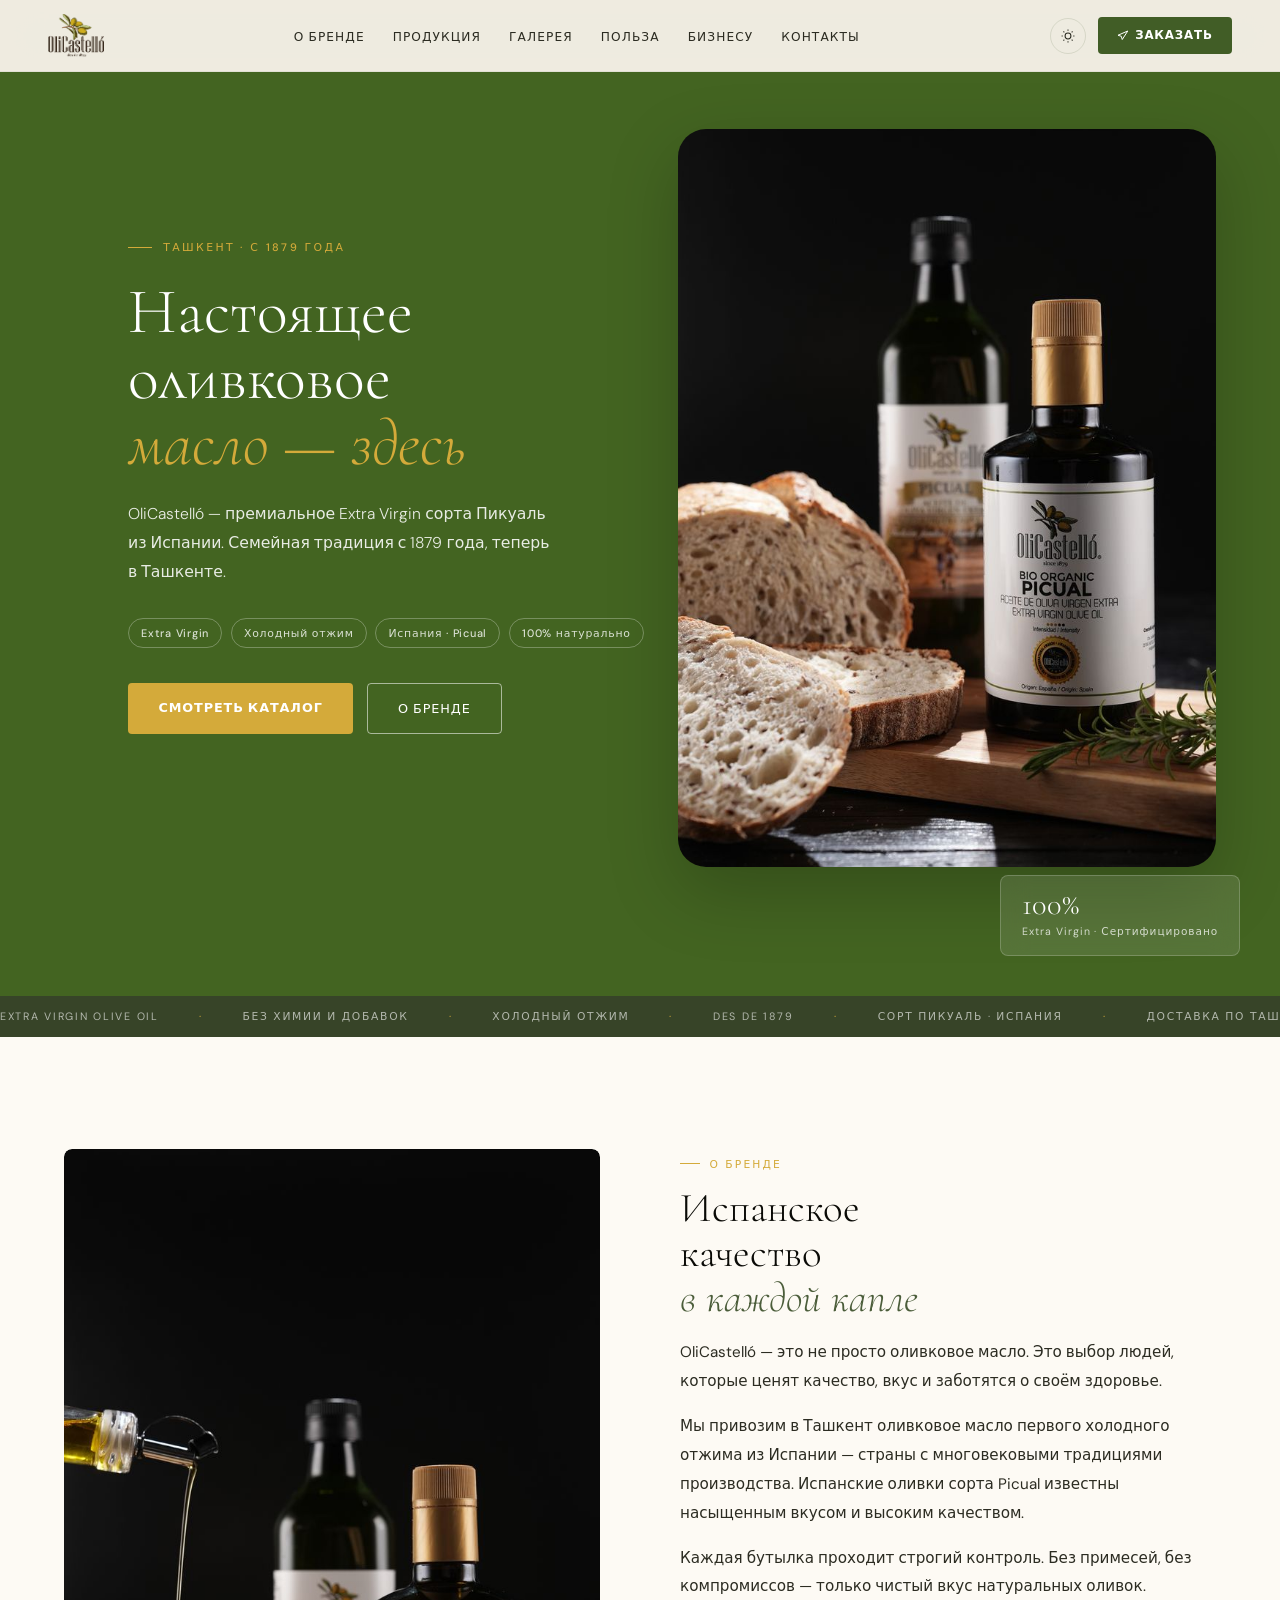
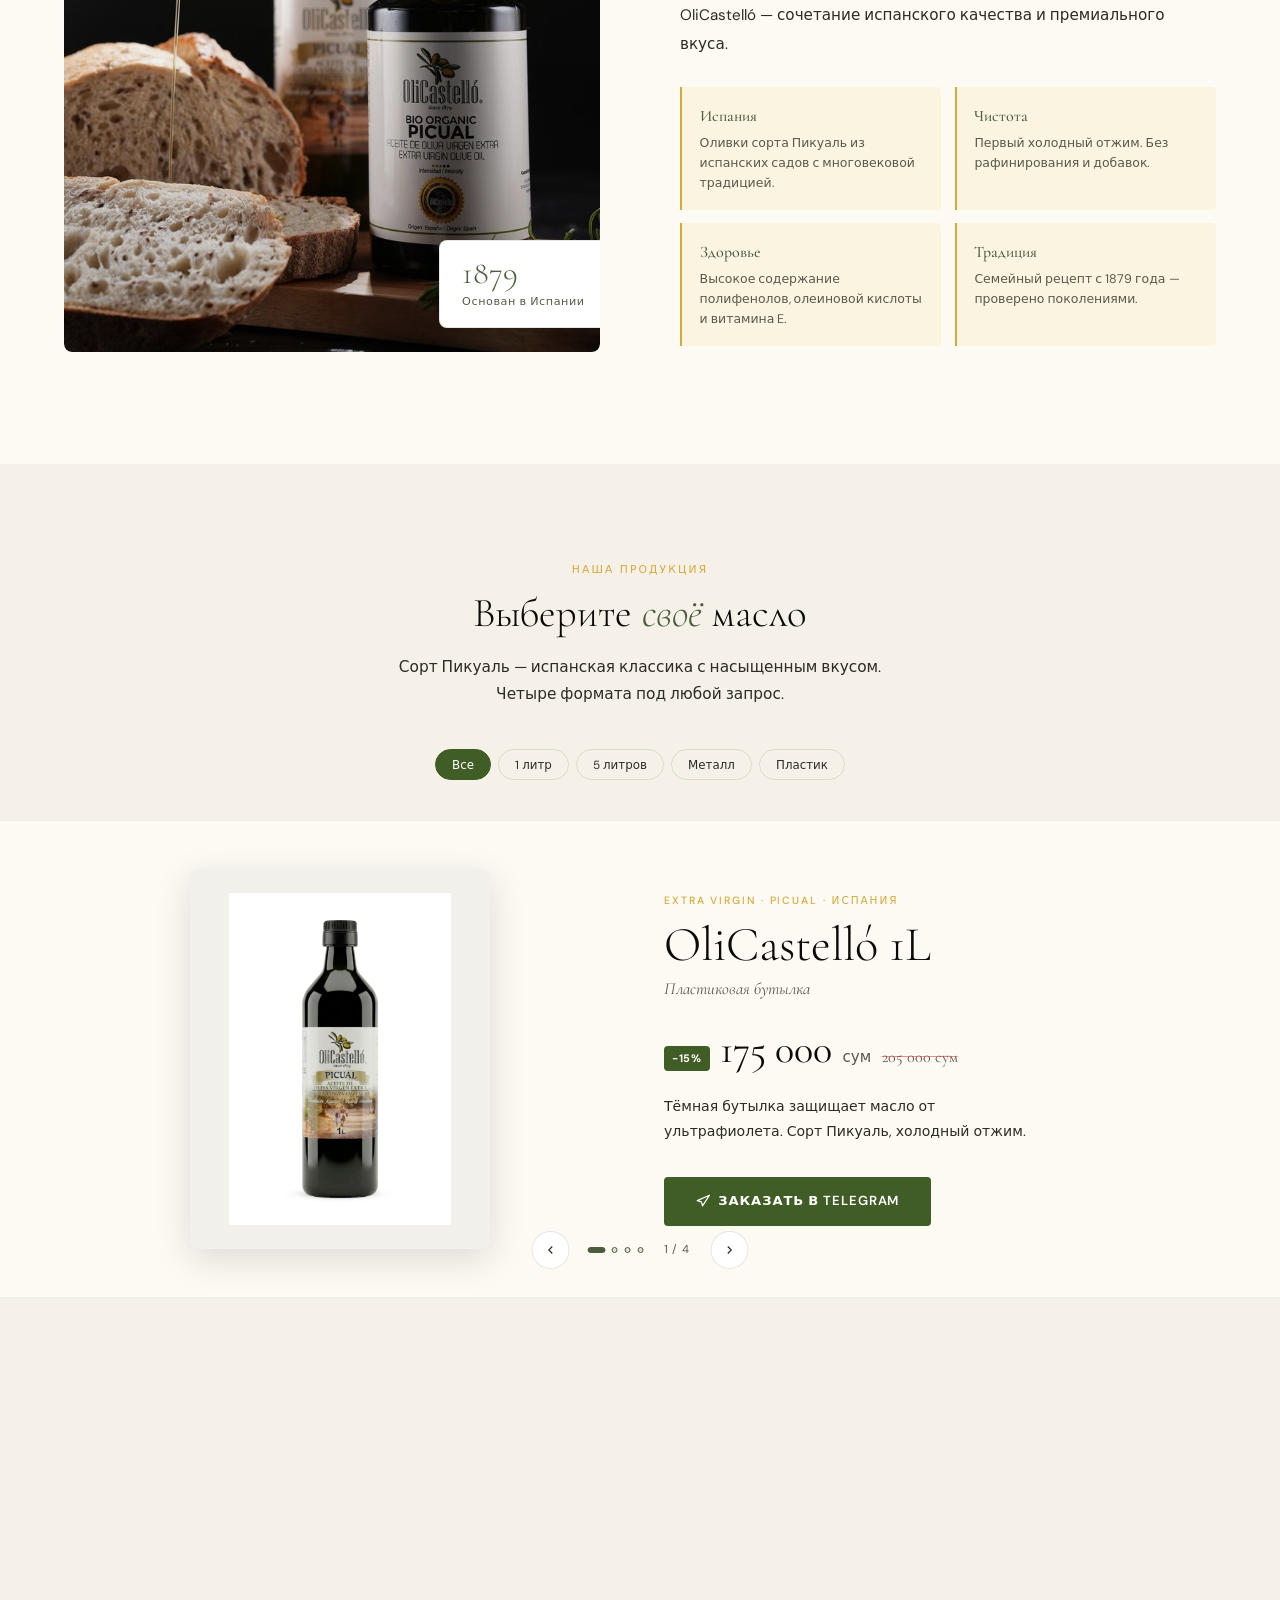
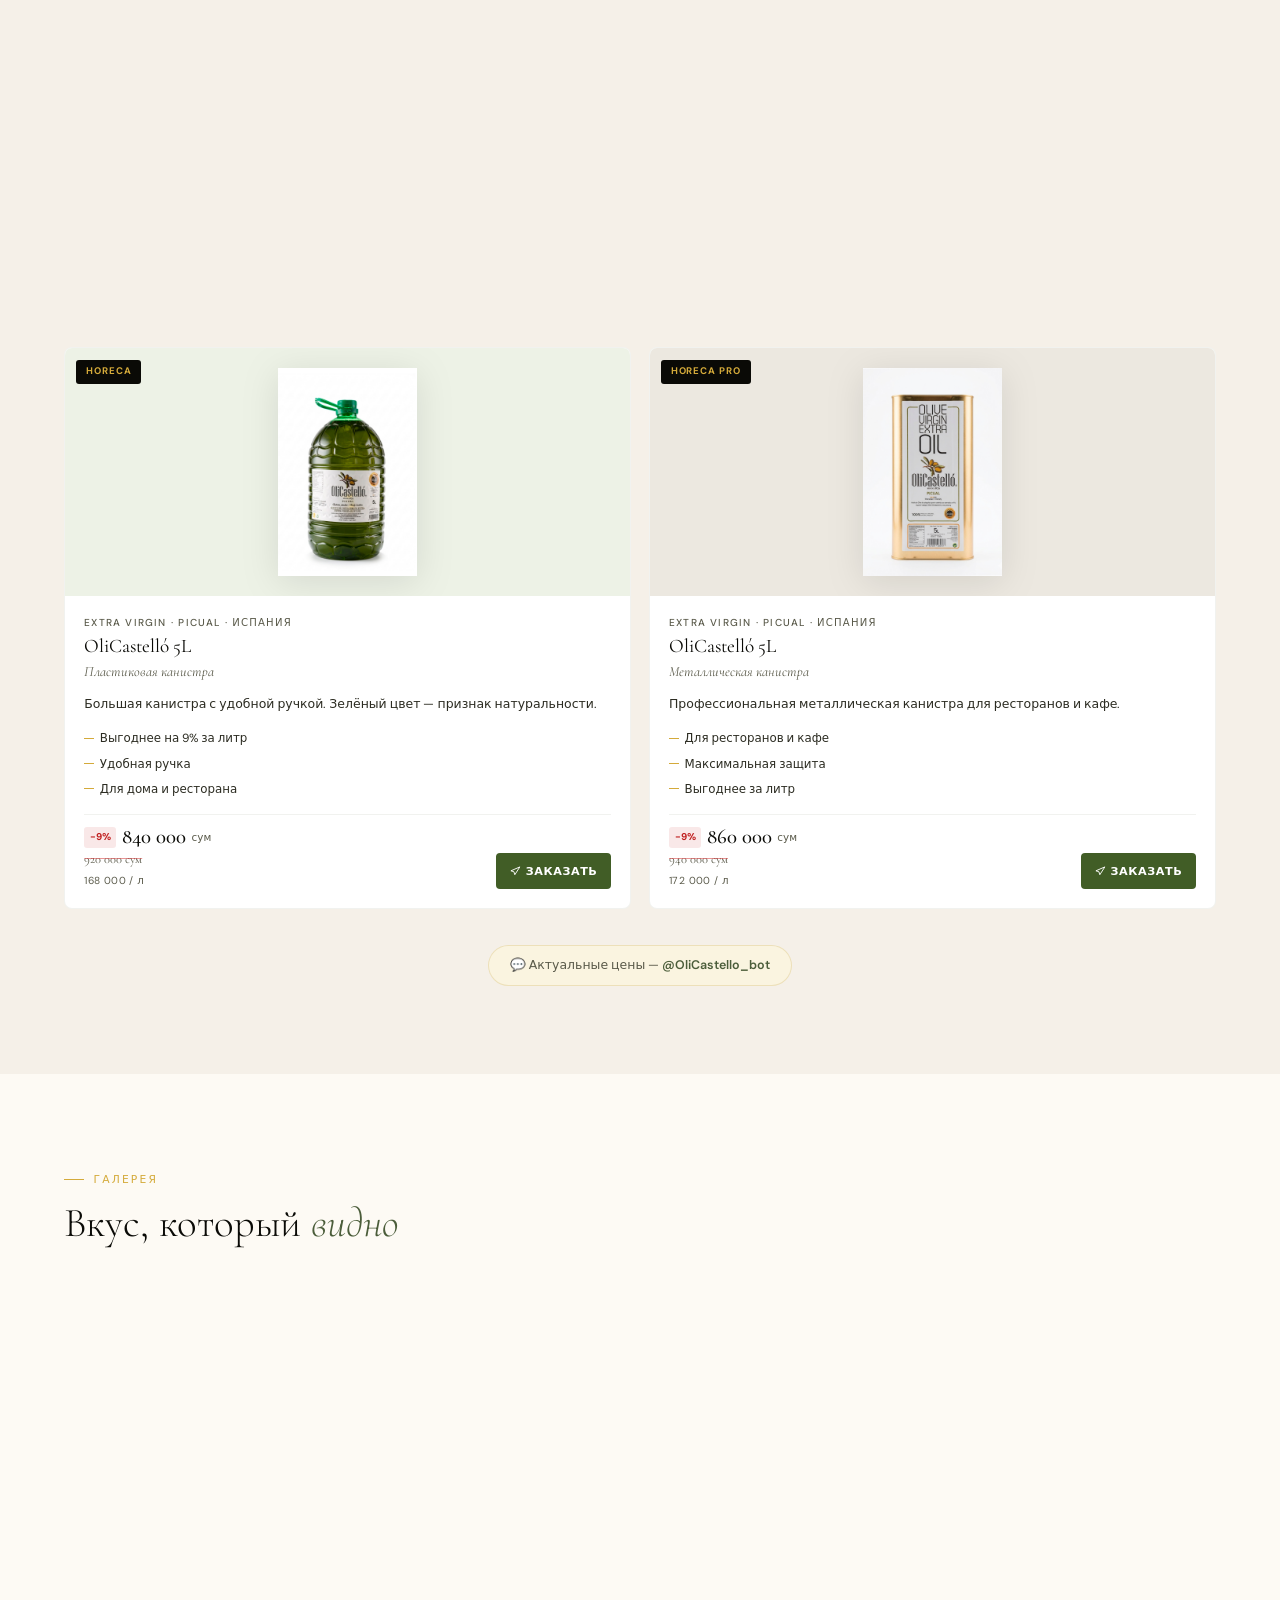
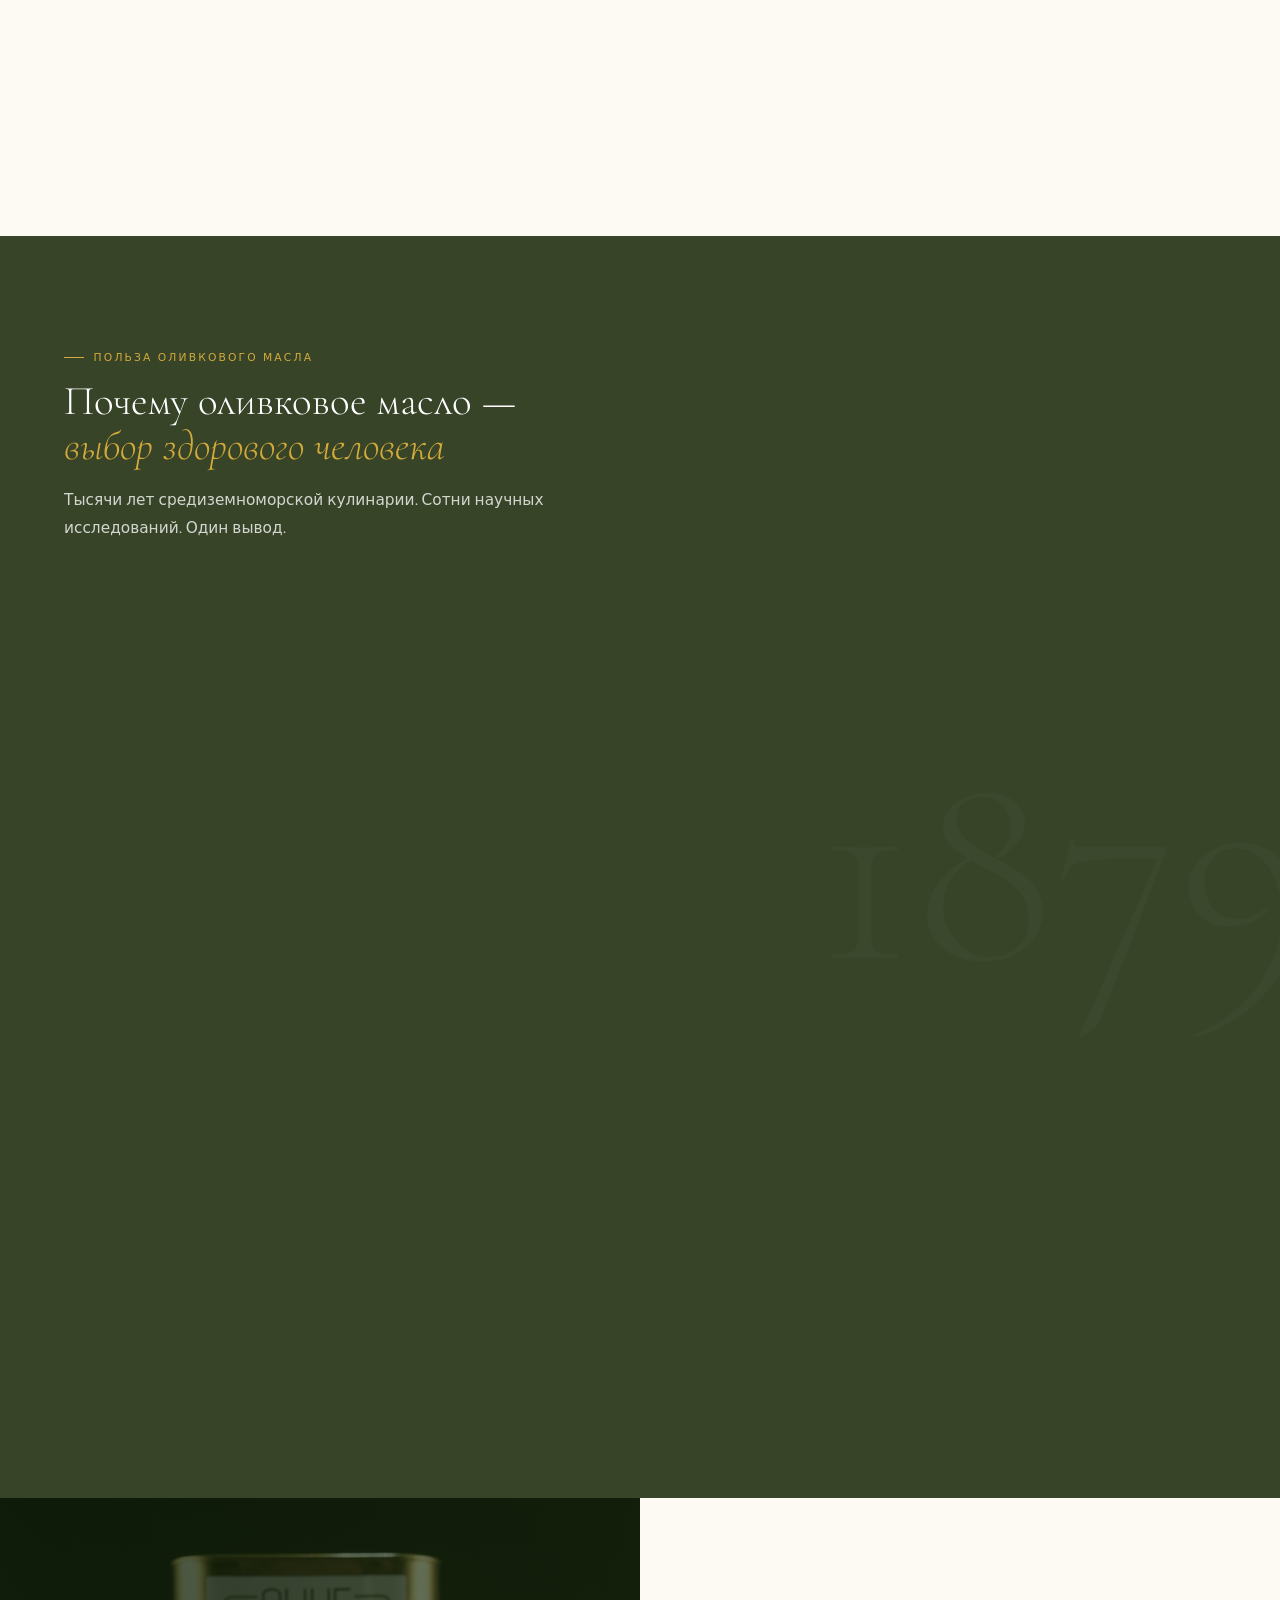
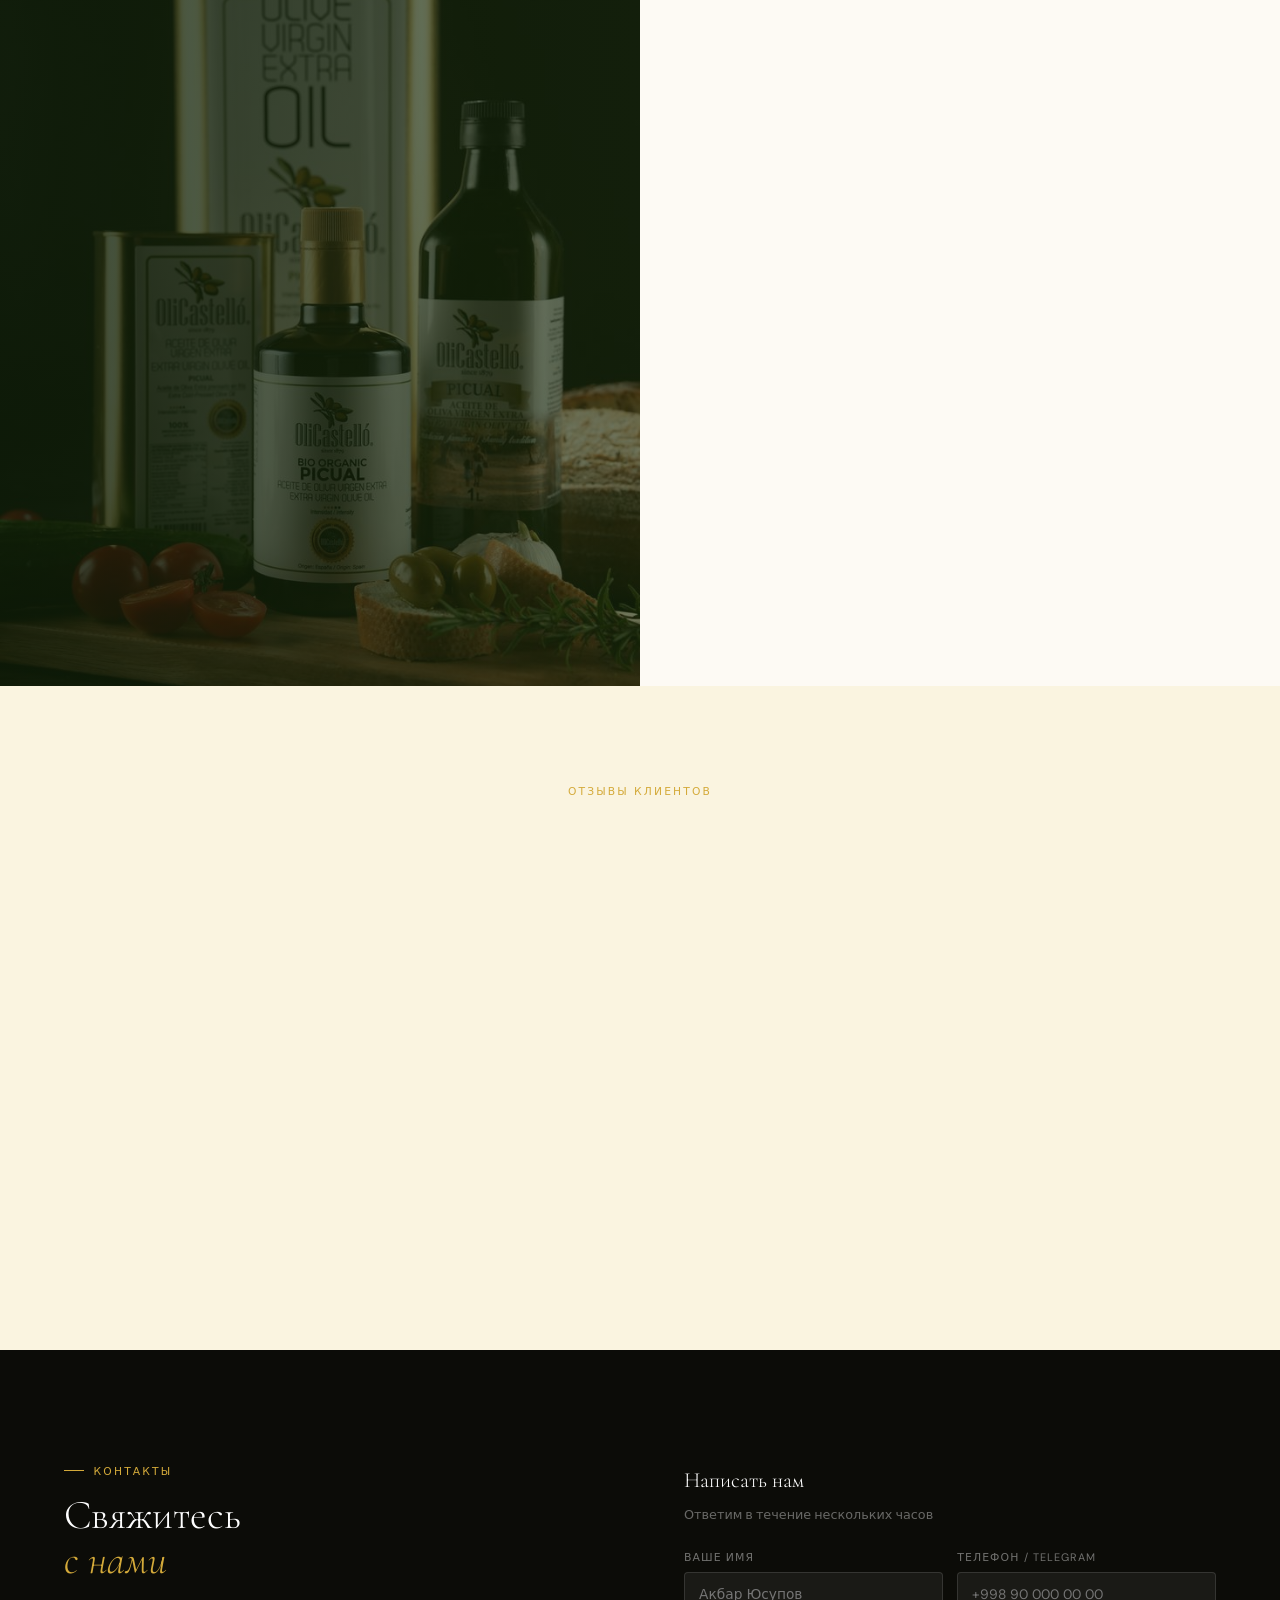
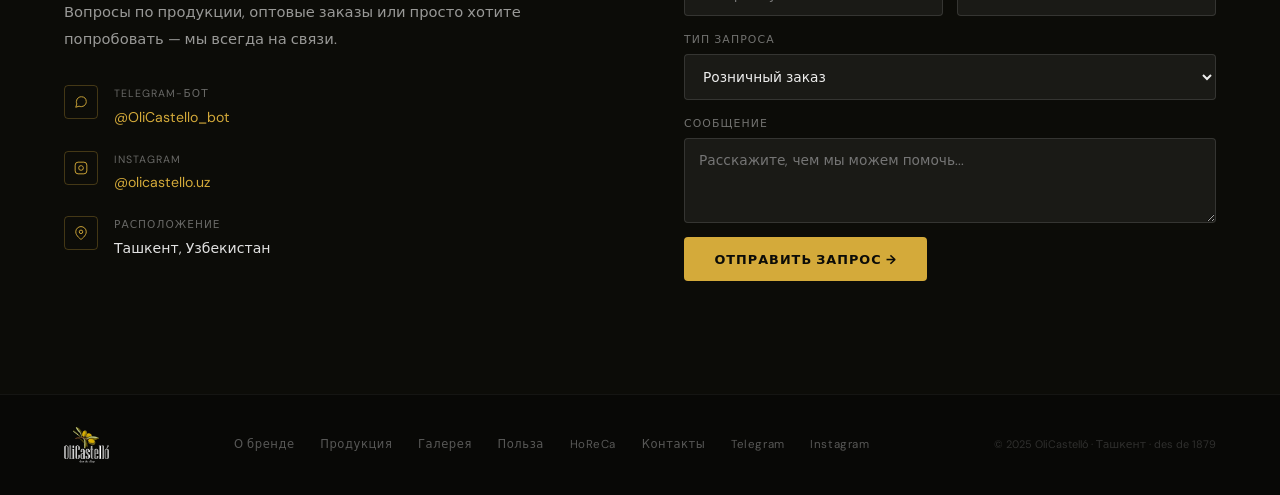
<file: olicastello_project/index.html>
<!DOCTYPE html>
<html lang="ru" data-theme="light">
<head>
    <link rel="icon" type="image/png" href="favicon.png">

    <meta charset="UTF-8">
  <meta charset="UTF-8">
  <meta name="viewport" content="width=device-width, initial-scale=1.0">
  <meta name="description" content="OliCastelló — премиальное оливковое масло Extra Virgin сорта Пикуаль из Испании. Доставка по Ташкенту.">
  <title>OliCastelló — Премиальное оливковое масло в Ташкенте</title>

  <!-- Google Fonts -->
  <link rel="preconnect" href="https://fonts.googleapis.com">
  <link rel="preconnect" href="https://fonts.gstatic.com" crossorigin>
  <link href="https://fonts.googleapis.com/css2?family=Cormorant+Garamond:ital,wght@0,300;0,400;0,500;1,300;1,400;1,500&family=DM+Sans:opsz,wght@9..40,300;9..40,400;9..40,500;9..40,600&display=swap" rel="stylesheet">

  <!-- Stylesheet -->
  <link rel="stylesheet" href="styles.css">
</head>
<body>

<!-- ═══ NAVIGATION ═══════════════════════════════════════ -->
<nav id="mainNav">
  <a href="#hero" class="nav-logo">
    <img id="navLogo" src="images/logo-dark.png" alt="OliCastelló">
  </a>
  <ul class="nav-links">
    <li><a href="#about">О бренде</a></li>
    <li><a href="#products">Продукция</a></li>
    <li><a href="#gallery">Галерея</a></li>
    <li><a href="#benefits">Польза</a></li>
    <li><a href="#horeca">Бизнесу</a></li>
    <li><a href="#contact">Контакты</a></li>
  </ul>
  <div class="nav-right">
    <button class="theme-btn" id="themeBtn" onclick="toggleTheme()" title="Сменить тему">
      <svg id="themeIcon" viewBox="0 0 24 24">
        <circle cx="12" cy="12" r="5"/>
        <line x1="12" y1="1" x2="12" y2="3"/>
        <line x1="12" y1="21" x2="12" y2="23"/>
        <line x1="4.22" y1="4.22" x2="5.64" y2="5.64"/>
        <line x1="18.36" y1="18.36" x2="19.78" y2="19.78"/>
        <line x1="1" y1="12" x2="3" y2="12"/>
        <line x1="21" y1="12" x2="23" y2="12"/>
        <line x1="4.22" y1="19.78" x2="5.64" y2="18.36"/>
        <line x1="18.36" y1="5.64" x2="19.78" y2="4.22"/>
      </svg>
    </button>
    <a href="https://t.me/OliCastello_bot" target="_blank" class="btn-nav">
      <svg width="12" height="12" viewBox="0 0 24 24" fill="none">
        <path d="M21.5 2L2 10.5l6.5 2 2 6.5L21.5 2z" stroke="currentColor" stroke-width="2" stroke-linejoin="round"/>
      </svg>
      Заказать
    </a>
    <div class="burger" id="burger" onclick="toggleMenu()">
      <span></span><span></span><span></span>
    </div>
  </div>
</nav>

<!-- ═══ MOBILE MENU ══════════════════════════════════════ -->
<div class="mob" id="mobMenu">
  <button class="mob-x" onclick="toggleMenu()">✕</button>
  <a href="#about">О бренде</a>
  <a href="#products">Продукция</a>
  <a href="#gallery">Галерея</a>
  <a href="#benefits">Польза</a>
  <a href="#horeca">Бизнесу</a>
  <a href="#contact">Контакты</a>
  <a href="https://t.me/OliCastello_bot" target="_blank" class="btn-primary" style="margin-top:.5rem">
    Заказать в Telegram
  </a>
</div>

<!-- ═══ HERO ═════════════════════════════════════════════ -->
<section id="hero">
  <img class="hero-bg" src="images/hero-main.jpg" alt="OliCastelló — премиальное оливковое масло">
  <div class="hero-ov"></div>
  <div class="hero-cnt">
    <div class="hero-eye reveal">Ташкент · с 1879 года</div>
    <h1 class="hero-h1 reveal reveal-delay-1">
      Настоящее<br>оливковое<br><em>масло — здесь</em>
    </h1>
    <p class="hero-p reveal reveal-delay-2">
      OliCastelló — премиальное Extra Virgin сорта Пикуаль из Испании.
      Семейная традиция с 1879 года, теперь в Ташкенте.
    </p>
    <div class="hero-pills reveal reveal-delay-2">
      <span class="hero-pill">Extra Virgin</span>
      <span class="hero-pill">Холодный отжим</span>
      <span class="hero-pill">Испания · Picual</span>
      <span class="hero-pill">100% натурально</span>
    </div>
    <div class="hero-btns reveal reveal-delay-3">
      <a href="#products" class="btn-primary">Смотреть каталог</a>
      <a href="#about" class="btn-ghost">О бренде</a>
    </div>
  </div>
  <div class="hero-badge">
    <div class="hero-badge-n">100%</div>
    <div class="hero-badge-t">Extra Virgin · Сертифицировано</div>
  </div>
</section>

<!-- ═══ MARQUEE ══════════════════════════════════════════ -->
<div class="marquee">
  <div class="marquee-t">
    <span>Extra Virgin Olive Oil</span><span class="dot">·</span>
    <span>Без химии и добавок</span><span class="dot">·</span>
    <span>Холодный отжим</span><span class="dot">·</span>
    <span>des de 1879</span><span class="dot">·</span>
    <span>Сорт Пикуаль · Испания</span><span class="dot">·</span>
    <span>Доставка по Ташкенту</span><span class="dot">·</span>
    <span>HoReCa партнёрство</span><span class="dot">·</span>
    <!-- Duplicated for seamless loop -->
    <span>Extra Virgin Olive Oil</span><span class="dot">·</span>
    <span>Без химии и добавок</span><span class="dot">·</span>
    <span>Холодный отжим</span><span class="dot">·</span>
    <span>des de 1879</span><span class="dot">·</span>
    <span>Сорт Пикуаль · Испания</span><span class="dot">·</span>
    <span>Доставка по Ташкенту</span><span class="dot">·</span>
    <span>HoReCa партнёрство</span><span class="dot">·</span>
  </div>
</div>

<!-- ═══ ABOUT ════════════════════════════════════════════ -->
<section id="about">
  <div class="about-visual reveal">
    <img class="about-photo" src="images/hero-about.jpg" alt="Производство OliCastelló">
    <div class="about-ov"></div>
    <div class="about-chip">
      <div class="about-chip-n">1879</div>
      <div class="about-chip-l">Основан в Испании</div>
    </div>
  </div>
  <div>
    <div class="s-eye reveal">О бренде</div>
    <h2 class="s-h2 reveal reveal-delay-1">
      Испанское<br>качество<br><em>в каждой капле</em>
    </h2>
    <p class="about-p reveal reveal-delay-2">
      OliCastelló — это не просто оливковое масло. Это выбор людей, которые ценят качество, вкус и заботятся о своём здоровье.
    </p>
    <p class="about-p reveal reveal-delay-2">
      Мы привозим в Ташкент оливковое масло первого холодного отжима из Испании — страны с многовековыми традициями производства. Испанские оливки сорта Picual известны насыщенным вкусом и высоким качеством.
    </p>
    <p class="about-p reveal reveal-delay-3">
      Каждая бутылка проходит строгий контроль. Без примесей, без компромиссов — только чистый вкус натуральных оливок. OliCastelló — сочетание испанского качества и премиального вкуса.
    </p>
    <div class="val-grid reveal reveal-delay-3">
      <div class="val">
        <h4>Испания</h4>
        <p>Оливки сорта Пикуаль из испанских садов с многовековой традицией.</p>
      </div>
      <div class="val">
        <h4>Чистота</h4>
        <p>Первый холодный отжим. Без рафинирования и добавок.</p>
      </div>
      <div class="val">
        <h4>Здоровье</h4>
        <p>Высокое содержание полифенолов, олеиновой кислоты и витамина E.</p>
      </div>
      <div class="val">
        <h4>Традиция</h4>
        <p>Семейный рецепт с 1879 года — проверено поколениями.</p>
      </div>
    </div>
  </div>
</section>

<!-- ═══ PRODUCTS ══════════════════════════════════════════ -->
<section id="products" style="padding-bottom:0">
  <div class="prod-hd">
    <div class="s-eye center">Наша продукция</div>
    <h2 class="s-h2" style="text-align:center">Выберите <em>своё</em> масло</h2>
    <p class="s-lead" style="text-align:center;margin:0 auto">
      Сорт Пикуаль — испанская классика с насыщенным вкусом. Четыре формата под любой запрос.
    </p>
  </div>

  <!-- Filter -->
  <div class="filter-bar">
    <button class="fb active" onclick="filterProducts('all', this)">Все</button>
    <button class="fb" onclick="filterProducts('1l', this)">1 литр</button>
    <button class="fb" onclick="filterProducts('5l', this)">5 литров</button>
    <button class="fb" onclick="filterProducts('metal', this)">Металл</button>
    <button class="fb" onclick="filterProducts('plastic', this)">Пластик</button>
  </div>

  <!-- Slider -->
  <div class="slider-wrap">
    <div class="slider-track" id="sliderTrack">

      <!-- Slide 1: 1L Plastic -->
      <div class="slide active">
        <div class="slide-img-col">
          <div class="slide-img-bg" style="background:#f2f0eb">
            <img src="images/product-1l-plastic.jpg" alt="OliCastelló 1L Пластик" class="slide-img" loading="lazy">
          </div>
        </div>
        <div class="slide-info">
          <div class="slide-eye">Extra Virgin · Picual · Испания</div>
          <h2 class="slide-name">OliCastelló 1L</h2>
          <div class="slide-sub">Пластиковая бутылка</div>
          <div class="slide-price-row">
            <span class="s-disc">−15%</span>
            <span class="slide-price">175 000</span>
            <span class="slide-curr"> сум</span>
            <span class="s-old">205 000 сум</span>
          </div>
          <p class="slide-desc">Тёмная бутылка защищает масло от ультрафиолета. Сорт Пикуаль, холодный отжим.</p>
          <a href="https://t.me/OliCastello_bot?start=order_1l_plastic" target="_blank" class="btn-tg">
            <svg width="15" height="15" viewBox="0 0 24 24" fill="none"><path d="M21.5 2L2 10.5l6.5 2 2 6.5L21.5 2z" stroke="currentColor" stroke-width="2" stroke-linejoin="round"/></svg>
            Заказать в Telegram
          </a>
        </div>
      </div>

      <!-- Slide 2: 1L Metal -->
      <div class="slide">
        <div class="slide-img-col">
          <div class="slide-img-bg" style="background:#f0ede6">
            <img src="images/product-1l-metal.jpg" alt="OliCastelló 1L Металл" class="slide-img" loading="lazy">
          </div>
        </div>
        <div class="slide-info">
          <div class="slide-eye">Extra Virgin · Picual · Испания</div>
          <h2 class="slide-name">OliCastelló 1L</h2>
          <div class="slide-sub">Металлическая банка</div>
          <div class="slide-price-row">
            <span class="slide-price">185 000</span>
            <span class="slide-curr"> сум</span>
          </div>
          <p class="slide-desc">Жестяная банка — максимальная защита от света и кислорода.</p>
          <a href="https://t.me/OliCastello_bot?start=order_1l_metal" target="_blank" class="btn-tg">
            <svg width="15" height="15" viewBox="0 0 24 24" fill="none"><path d="M21.5 2L2 10.5l6.5 2 2 6.5L21.5 2z" stroke="currentColor" stroke-width="2" stroke-linejoin="round"/></svg>
            Заказать в Telegram
          </a>
        </div>
      </div>

      <!-- Slide 3: 5L Plastic -->
      <div class="slide">
        <div class="slide-img-col">
          <div class="slide-img-bg" style="background:#edf2e6">
            <img src="images/product-5l-plastic.jpg" alt="OliCastelló 5L Пластик" class="slide-img" loading="lazy">
          </div>
        </div>
        <div class="slide-info">
          <div class="slide-eye">Extra Virgin · Picual · Испания</div>
          <h2 class="slide-name">OliCastelló 5L</h2>
          <div class="slide-sub">Пластиковая канистра</div>
          <div class="slide-price-row">
            <span class="s-disc">−9%</span>
            <span class="slide-price">840 000</span>
            <span class="slide-curr"> сум</span>
            <span class="s-old">920 000 сум</span>
          </div>
          <p class="slide-desc">Большая канистра с удобной ручкой. Насыщенный зелёный цвет — признак свежести.</p>
          <a href="https://t.me/OliCastello_bot?start=order_5l_plastic" target="_blank" class="btn-tg">
            <svg width="15" height="15" viewBox="0 0 24 24" fill="none"><path d="M21.5 2L2 10.5l6.5 2 2 6.5L21.5 2z" stroke="currentColor" stroke-width="2" stroke-linejoin="round"/></svg>
            Заказать в Telegram
          </a>
        </div>
      </div>

      <!-- Slide 4: 5L Metal -->
      <div class="slide">
        <div class="slide-img-col">
          <div class="slide-img-bg" style="background:#ece8e0">
            <img src="images/product-5l-metal.jpg" alt="OliCastelló 5L Металл" class="slide-img" loading="lazy">
          </div>
        </div>
        <div class="slide-info">
          <div class="slide-eye">Extra Virgin · Picual · Испания</div>
          <h2 class="slide-name">OliCastelló 5L</h2>
          <div class="slide-sub">Металлическая канистра</div>
          <div class="slide-price-row">
            <span class="s-disc">−9%</span>
            <span class="slide-price">860 000</span>
            <span class="slide-curr"> сум</span>
            <span class="s-old">940 000 сум</span>
          </div>
          <p class="slide-desc">Профессиональная металлическая канистра для ресторанов и кафе.</p>
          <a href="https://t.me/OliCastello_bot?start=order_5l_metal" target="_blank" class="btn-tg">
            <svg width="15" height="15" viewBox="0 0 24 24" fill="none"><path d="M21.5 2L2 10.5l6.5 2 2 6.5L21.5 2z" stroke="currentColor" stroke-width="2" stroke-linejoin="round"/></svg>
            Заказать в Telegram
          </a>
        </div>
      </div>

    </div><!-- /slider-track -->

    <div class="slider-ctrl">
      <button class="s-arr" onclick="slidePrev()">
        <svg viewBox="0 0 24 24"><polyline points="15 18 9 12 15 6"/></svg>
      </button>
      <div class="s-dots" id="sliderDots"></div>
      <div class="s-cnt" id="sliderCnt">1 / 4</div>
      <button class="s-arr" onclick="slideNext()">
        <svg viewBox="0 0 24 24"><polyline points="9 18 15 12 9 6"/></svg>
      </button>
    </div>
  </div><!-- /slider-wrap -->
</section>

<!-- Product Cards Grid -->
<div class="catalog-wrap">
  <div class="catalog-grid" id="catalogGrid">

    <!-- Card 1: 1L Plastic -->
    <div class="pcard reveal" data-tags="1l plastic">
      <div class="pcard-badge badge-best">★ Хит продаж</div>
      <div class="pcard-img-wrap" style="background:#f2f0eb">
        <img src="images/product-1l-plastic.jpg" alt="OliCastelló 1L Пластик" class="pcard-img" loading="lazy">
      </div>
      <div class="pcard-body">
        <div class="pcard-type">Extra Virgin · Picual · Испания</div>
        <h3 class="pcard-name">OliCastelló 1L</h3>
        <div class="pcard-sub">Пластиковая бутылка</div>
        <p class="pcard-desc">Тёмная бутылка защищает масло от ультрафиолета. Сорт Пикуаль, холодный отжим.</p>
        <ul class="pcard-feats">
          <li>Сорт Пикуаль · Испания</li>
          <li>Холодный отжим</li>
          <li>Традиция с 1879</li>
        </ul>
        <div class="pcard-foot">
          <div class="pcard-pricing">
            <div class="pcard-pr-row">
              <span class="pcard-disc">−15%</span>
              <span class="pcard-price">175 000</span>
              <span class="pcard-curr"> сум</span>
            </div>
            <div class="pcard-old">205 000 сум</div>
            <div class="pcard-per">175 000 / л</div>
          </div>
          <a href="https://t.me/OliCastello_bot?start=order_1l_plastic" target="_blank" class="btn-card">
            <svg width="11" height="11" viewBox="0 0 24 24" fill="none"><path d="M21.5 2L2 10.5l6.5 2 2 6.5L21.5 2z" stroke="currentColor" stroke-width="2" stroke-linejoin="round"/></svg>
            Заказать
          </a>
        </div>
      </div>
    </div>

    <!-- Card 2: 1L Metal -->
    <div class="pcard reveal reveal-delay-1" data-tags="1l metal">
      <div class="pcard-img-wrap" style="background:#f0ede6">
        <img src="images/product-1l-metal.jpg" alt="OliCastelló 1L Металл" class="pcard-img" loading="lazy">
      </div>
      <div class="pcard-body">
        <div class="pcard-type">Extra Virgin · Picual · Испания</div>
        <h3 class="pcard-name">OliCastelló 1L</h3>
        <div class="pcard-sub">Металлическая банка</div>
        <p class="pcard-desc">Жестяная банка — максимальная защита от света и кислорода.</p>
        <ul class="pcard-feats">
          <li>Металл защищает от окисления</li>
          <li>100% натуральный</li>
          <li>Холодный отжим</li>
        </ul>
        <div class="pcard-foot">
          <div class="pcard-pricing">
            <div class="pcard-pr-row">
              <span class="pcard-price">185 000</span>
              <span class="pcard-curr"> сум</span>
            </div>
            <div class="pcard-per">185 000 / л</div>
          </div>
          <a href="https://t.me/OliCastello_bot?start=order_1l_metal" target="_blank" class="btn-card">
            <svg width="11" height="11" viewBox="0 0 24 24" fill="none"><path d="M21.5 2L2 10.5l6.5 2 2 6.5L21.5 2z" stroke="currentColor" stroke-width="2" stroke-linejoin="round"/></svg>
            Заказать
          </a>
        </div>
      </div>
    </div>

    <!-- Card 3: 5L Plastic -->
    <div class="pcard reveal reveal-delay-2" data-tags="5l plastic">
      <div class="pcard-badge badge-horeca">HoReCa</div>
      <div class="pcard-img-wrap" style="background:#edf2e6">
        <img src="images/product-5l-plastic.jpg" alt="OliCastelló 5L Пластик" class="pcard-img" loading="lazy">
      </div>
      <div class="pcard-body">
        <div class="pcard-type">Extra Virgin · Picual · Испания</div>
        <h3 class="pcard-name">OliCastelló 5L</h3>
        <div class="pcard-sub">Пластиковая канистра</div>
        <p class="pcard-desc">Большая канистра с удобной ручкой. Зелёный цвет — признак натуральности.</p>
        <ul class="pcard-feats">
          <li>Выгоднее на 9% за литр</li>
          <li>Удобная ручка</li>
          <li>Для дома и ресторана</li>
        </ul>
        <div class="pcard-foot">
          <div class="pcard-pricing">
            <div class="pcard-pr-row">
              <span class="pcard-disc">−9%</span>
              <span class="pcard-price">840 000</span>
              <span class="pcard-curr"> сум</span>
            </div>
            <div class="pcard-old">920 000 сум</div>
            <div class="pcard-per">168 000 / л</div>
          </div>
          <a href="https://t.me/OliCastello_bot?start=order_5l_plastic" target="_blank" class="btn-card">
            <svg width="11" height="11" viewBox="0 0 24 24" fill="none"><path d="M21.5 2L2 10.5l6.5 2 2 6.5L21.5 2z" stroke="currentColor" stroke-width="2" stroke-linejoin="round"/></svg>
            Заказать
          </a>
        </div>
      </div>
    </div>

    <!-- Card 4: 5L Metal -->
    <div class="pcard reveal reveal-delay-3" data-tags="5l metal">
      <div class="pcard-badge badge-horeca">HoReCa Pro</div>
      <div class="pcard-img-wrap" style="background:#ece8e0">
        <img src="images/product-5l-metal.jpg" alt="OliCastelló 5L Металл" class="pcard-img" loading="lazy">
      </div>
      <div class="pcard-body">
        <div class="pcard-type">Extra Virgin · Picual · Испания</div>
        <h3 class="pcard-name">OliCastelló 5L</h3>
        <div class="pcard-sub">Металлическая канистра</div>
        <p class="pcard-desc">Профессиональная металлическая канистра для ресторанов и кафе.</p>
        <ul class="pcard-feats">
          <li>Для ресторанов и кафе</li>
          <li>Максимальная защита</li>
          <li>Выгоднее за литр</li>
        </ul>
        <div class="pcard-foot">
          <div class="pcard-pricing">
            <div class="pcard-pr-row">
              <span class="pcard-disc">−9%</span>
              <span class="pcard-price">860 000</span>
              <span class="pcard-curr"> сум</span>
            </div>
            <div class="pcard-old">940 000 сум</div>
            <div class="pcard-per">172 000 / л</div>
          </div>
          <a href="https://t.me/OliCastello_bot?start=order_5l_metal" target="_blank" class="btn-card">
            <svg width="11" height="11" viewBox="0 0 24 24" fill="none"><path d="M21.5 2L2 10.5l6.5 2 2 6.5L21.5 2z" stroke="currentColor" stroke-width="2" stroke-linejoin="round"/></svg>
            Заказать
          </a>
        </div>
      </div>
    </div>

  </div><!-- /catalog-grid -->

  <div style="text-align:center;margin-top:2.25rem">
    <p style="font-size:.78rem;color:var(--muted);background:var(--gold-pl);display:inline-block;padding:.55rem 1.3rem;border-radius:30px;border:1px solid rgba(184,146,30,.2)">
      💬 Актуальные цены — <a href="https://t.me/OliCastello_bot" target="_blank" style="color:var(--olive);font-weight:600">@OliCastello_bot</a>
    </p>
  </div>
</div>

<!-- ═══ GALLERY ═══════════════════════════════════════════ -->
<section id="gallery">
  <div class="s-eye reveal">Галерея</div>
  <h2 class="s-h2 reveal reveal-delay-1">Вкус, который <em>видно</em></h2>
  <div class="gallery-grid">
    <div class="g-item tall reveal">
      <img src="images/gallery-3.jpg" alt="OliCastelló Bio Organic" loading="lazy">
    </div>
    <div class="g-item reveal reveal-delay-1">
      <img src="images/gallery-2.jpg" alt="Оливковое масло" loading="lazy">
    </div>
    <div class="g-item reveal reveal-delay-2">
      <img src="images/gallery-4.jpg" alt="OliCastelló с овощами" loading="lazy">
    </div>
    <div class="g-item reveal reveal-delay-1">
      <img src="images/gallery-5.jpg" alt="OliCastelló 1L" loading="lazy">
    </div>
    <div class="g-item reveal reveal-delay-2">
      <img src="images/gallery-7.jpg" alt="OliCastelló атмосфера" loading="lazy">
    </div>
    <div class="g-item tall reveal reveal-delay-3">
      <img src="images/gallery-6.jpg" alt="Коллекция OliCastelló" loading="lazy">
    </div>
  </div>
</section>

<!-- ═══ BENEFITS ══════════════════════════════════════════ -->
<section id="benefits">
  <div class="b-hd">
    <div class="s-eye">Польза оливкового масла</div>
    <h2 class="s-h2" style="color:#fff">
      Почему оливковое масло —<br><em style="color:var(--gold2)">выбор здорового человека</em>
    </h2>
    <p class="s-lead">Тысячи лет средиземноморской кулинарии. Сотни научных исследований. Один вывод.</p>
  </div>
  <div class="b-grid">
    <div class="bitem reveal">
      <div class="bitem-icon"><svg viewBox="0 0 24 24"><path d="M20.84 4.61a5.5 5.5 0 0 0-7.78 0L12 5.67l-1.06-1.06a5.5 5.5 0 0 0-7.78 7.78l1.06 1.06L12 21.23l7.78-7.78 1.06-1.06a5.5 5.5 0 0 0 0-7.78z"/></svg></div>
      <div class="bitem-t">Здоровье сердца</div>
      <p class="bitem-p">Мононенасыщенные жирные кислоты снижают «плохой» холестерин и защищают сосуды.</p>
    </div>
    <div class="bitem reveal reveal-delay-1">
      <div class="bitem-icon"><svg viewBox="0 0 24 24"><circle cx="12" cy="12" r="10"/><path d="M12 8v4l3 3"/></svg></div>
      <div class="bitem-t">Антиоксидантная защита</div>
      <p class="bitem-p">Полифенолы и витамин E нейтрализуют свободные радикалы и замедляют старение клеток.</p>
    </div>
    <div class="bitem reveal reveal-delay-2">
      <div class="bitem-icon"><svg viewBox="0 0 24 24"><path d="M12 22s8-4 8-10V5l-8-3-8 3v7c0 6 8 10 8 10z"/></svg></div>
      <div class="bitem-t">Противовоспалительный</div>
      <p class="bitem-p">Олеокантал снижает воспаление — природный аналог ибупрофена без побочных эффектов.</p>
    </div>
    <div class="bitem reveal reveal-delay-3">
      <div class="bitem-icon"><svg viewBox="0 0 24 24"><circle cx="12" cy="12" r="3"/><path d="M12 1v2M12 21v2M4.22 4.22l1.42 1.42M18.36 18.36l1.42 1.42M1 12h2M21 12h2M4.22 19.78l1.42-1.42M18.36 5.64l1.42-1.42"/></svg></div>
      <div class="bitem-t">Красота и кожа</div>
      <p class="bitem-p">Витамин E увлажняет кожу изнутри, укрепляет волосы и ногти. Проверено веками.</p>
    </div>
    <div class="bitem reveal">
      <div class="bitem-icon"><svg viewBox="0 0 24 24"><path d="M3 9l9-7 9 7v11a2 2 0 0 1-2 2H5a2 2 0 0 1-2-2z"/><polyline points="9 22 9 12 15 12 15 22"/></svg></div>
      <div class="bitem-t">Пищеварение</div>
      <p class="bitem-p">Стимулирует желчеотделение, улучшает работу кишечника, защищает слизистую желудка.</p>
    </div>
    <div class="bitem reveal reveal-delay-1">
      <div class="bitem-icon"><svg viewBox="0 0 24 24"><polyline points="23 6 13.5 15.5 8.5 10.5 1 18"/><polyline points="17 6 23 6 23 12"/></svg></div>
      <div class="bitem-t">Контроль веса</div>
      <p class="bitem-p">Создаёт сытость, снижает тягу к перееданию. Лучший жир для следящих за весом.</p>
    </div>
    <div class="bitem reveal reveal-delay-2">
      <div class="bitem-icon"><svg viewBox="0 0 24 24"><path d="M9 12l2 2 4-4m5.618-4.016A11.955 11.955 0 0 1 12 2.944a11.955 11.955 0 0 1-8.618 3.04A12.02 12.02 0 0 0 3 9c0 5.591 3.824 10.29 9 11.622 5.176-1.332 9-6.03 9-11.622 0-1.042-.133-2.052-.382-3.016z"/></svg></div>
      <div class="bitem-t">Снижение риска диабета</div>
      <p class="bitem-p">Регулирует уровень сахара в крови, повышает чувствительность к инсулину.</p>
    </div>
    <div class="bitem reveal reveal-delay-3">
      <div class="bitem-icon"><svg viewBox="0 0 24 24"><path d="M22 11.08V12a10 10 0 1 1-5.93-9.14"/><polyline points="22 4 12 14.01 9 11.01"/></svg></div>
      <div class="bitem-t">Защита мозга</div>
      <p class="bitem-p">Полезные жиры поддерживают когнитивные функции и снижают риск болезни Альцгеймера.</p>
    </div>
  </div>
</section>

<!-- ═══ HORECA ════════════════════════════════════════════ -->
<section id="horeca" style="padding:0">
  <div class="horeca-vis">
    <img class="horeca-photo" src="images/gallery-6.jpg" alt="OliCastelló для бизнеса" loading="lazy">
    <div class="horeca-ov"></div>
    <div class="horeca-stats">
      <div class="hstat reveal"><div class="hstat-n">50+</div><div class="hstat-l">заведений-партнёров</div></div>
      <div class="hstat reveal reveal-delay-1"><div class="hstat-n">7</div><div class="hstat-l">дней доставка</div></div>
      <div class="hstat reveal reveal-delay-2"><div class="hstat-n">5L</div><div class="hstat-l">мин. объём HoReCa</div></div>
      <div class="hstat reveal reveal-delay-3"><div class="hstat-n">−20%</div><div class="hstat-l">скидка для бизнеса</div></div>
    </div>
  </div>
  <div class="horeca-cnt">
    <div class="s-eye reveal">Для бизнеса · HoReCa</div>
    <h2 class="s-h2 reveal reveal-delay-1">Ваши гости<br>почувствуют<br><em>разницу</em></h2>
    <p class="s-lead reveal reveal-delay-2">Работаем с ресторанами, кафе, отелями и кондитерскими по всему Ташкенту. Специальные условия, регулярные поставки, персональный менеджер.</p>
    <ul class="h-list reveal reveal-delay-3">
      <li><span class="h-num">01</span><span>Специальные цены от объёма — чем больше заказ, тем выгоднее условия.</span></li>
      <li><span class="h-num">02</span><span>Регулярные поставки без задержек — ваша кухня никогда не останется без масла.</span></li>
      <li><span class="h-num">03</span><span>Персональный менеджер и дегустационные образцы перед подписанием договора.</span></li>
      <li><span class="h-num">04</span><span>Возможность брендирования упаковки под ваш ресторан при больших объёмах.</span></li>
    </ul>
    <a href="#contact" class="btn-primary reveal reveal-delay-3">Стать партнёром</a>
  </div>
</section>

<!-- ═══ TRUST ══════════════════════════════════════════════ -->
<section id="trust">
  <div class="s-eye center">Отзывы клиентов</div>
  <p class="trust-q reveal">
    "Попробовала — и больше не могу использовать обычное. Разница колоссальная: аромат, вкус, ощущение натуральности."
  </p>
  <div class="trust-who reveal">— Нилуфар А., Ташкент · постоянный клиент</div>
  <div class="tcards">
    <div class="tcard reveal">
      <div class="tcard-stars">★★★★★</div>
      <p>«Долго искал нормальное оливковое масло в Ташкенте. OliCastelló — первые, кто реально поставляет качество.»</p>
      <cite>— Аксель Г., шеф-повар</cite>
    </div>
    <div class="tcard reveal reveal-delay-1">
      <div class="tcard-stars">★★★★★</div>
      <p>«Взяли оптом для кафе. Цены честные, доставка вовремя, менеджер всегда на связи.»</p>
      <cite>— Лейла Т., Cafeteria Tashkent</cite>
    </div>
    <div class="tcard reveal reveal-delay-2">
      <div class="tcard-stars">★★★★★</div>
      <p>«Беру для всей семьи. Знаю, что это чисто и безопасно. Спасибо OliCastelló!»</p>
      <cite>— Сабина Р., Ташкент</cite>
    </div>
  </div>
</section>

<!-- ═══ CONTACT ═══════════════════════════════════════════ -->
<section id="contact">
  <div>
    <div class="c-eye">Контакты</div>
    <h2 class="c-h2">Свяжитесь<br><em>с нами</em></h2>
    <p class="c-lead">Вопросы по продукции, оптовые заказы или просто хотите попробовать — мы всегда на связи.</p>
    <div class="citem">
      <div class="citem-ico"><svg viewBox="0 0 24 24"><path d="M21 11.5a8.38 8.38 0 0 1-.9 3.8 8.5 8.5 0 0 1-7.6 4.7 8.38 8.38 0 0 1-3.8-.9L3 21l1.9-5.7a8.38 8.38 0 0 1-.9-3.8 8.5 8.5 0 0 1 4.7-7.6 8.38 8.38 0 0 1 3.8-.9h.5a8.48 8.48 0 0 1 8 8v.5z"/></svg></div>
      <div><div class="citem-lbl">Telegram-бот</div><div class="citem-val"><a href="https://t.me/OliCastello_bot" target="_blank">@OliCastello_bot</a></div></div>
    </div>
    <div class="citem">
      <div class="citem-ico"><svg viewBox="0 0 24 24"><rect x="2" y="2" width="20" height="20" rx="5" ry="5"/><path d="M16 11.37A4 4 0 1 1 12.63 8 4 4 0 0 1 16 11.37z"/><line x1="17.5" y1="6.5" x2="17.51" y2="6.5"/></svg></div>
      <div><div class="citem-lbl">Instagram</div><div class="citem-val"><a href="https://www.instagram.com/olicastello.uz" target="_blank">@olicastello.uz</a></div></div>
    </div>
    <div class="citem">
      <div class="citem-ico"><svg viewBox="0 0 24 24"><path d="M21 10c0 7-9 13-9 13s-9-6-9-13a9 9 0 0 1 18 0z"/><circle cx="12" cy="10" r="3"/></svg></div>
      <div><div class="citem-lbl">Расположение</div><div class="citem-val">Ташкент, Узбекистан</div></div>
    </div>
  </div>
  <div>
    <h3 style="font-family:var(--font-d);font-size:1.35rem;font-weight:300;color:#fff;margin-bottom:.35rem">Написать нам</h3>
    <p style="font-size:.8rem;color:rgba(255,255,255,.38);margin-bottom:1.4rem">Ответим в течение нескольких часов</p>
    <form class="cform" onsubmit="handleForm(event)">
      <div class="f-row">
        <div class="f-g"><label>Ваше имя</label><input type="text" placeholder="Акбар Юсупов" required></div>
        <div class="f-g"><label>Телефон / Telegram</label><input type="text" placeholder="+998 90 000 00 00"></div>
      </div>
      <div class="f-g">
        <label>Тип запроса</label>
        <select>
          <option>Розничный заказ</option>
          <option>HoReCa / Оптовая закупка</option>
          <option>Дистрибьюторство</option>
          <option>Вопрос о продукции</option>
          <option>Другое</option>
        </select>
      </div>
      <div class="f-g"><label>Сообщение</label><textarea placeholder="Расскажите, чем мы можем помочь..."></textarea></div>
      <button type="submit" class="btn-sub">Отправить запрос →</button>
    </form>
    <div id="formOk" style="display:none;margin-top:1rem;padding:.85rem 1.1rem;background:rgba(75,93,58,.25);border:1px solid rgba(75,93,58,.5);border-radius:6px;color:rgba(255,255,255,.9);font-size:.84rem">
      ✓ Спасибо! Мы получили ваше сообщение.
    </div>
  </div>
</section>

<!-- ═══ FOOTER ════════════════════════════════════════════ -->
<footer>
  <div class="foot-in">
    <a href="#hero" class="foot-logo">
      <img id="footLogo" src="images/logo-light.png" alt="OliCastelló">
    </a>
    <div class="foot-links">
      <a href="#about">О бренде</a>
      <a href="#products">Продукция</a>
      <a href="#gallery">Галерея</a>
      <a href="#benefits">Польза</a>
      <a href="#horeca">HoReCa</a>
      <a href="#contact">Контакты</a>
      <a href="https://t.me/OliCastello_bot" target="_blank">Telegram</a>
      <a href="https://www.instagram.com/olicastello.uz" target="_blank">Instagram</a>
    </div>
    <div class="foot-copy">© 2025 OliCastelló · Ташкент · des de 1879</div>
  </div>
</footer>

<!-- Floating CTA -->
<a href="https://t.me/OliCastello_bot" target="_blank" class="fcta" id="fcta">
  <svg width="13" height="13" viewBox="0 0 24 24" fill="none">
    <path d="M21.5 2L2 10.5l6.5 2 2 6.5L21.5 2z" stroke="currentColor" stroke-width="2" stroke-linejoin="round"/>
  </svg>
  Заказать
</a>

<!-- Scripts -->
<script src="script.js"></script>
</body>
</html>
</file>
<file: olicastello_project/styles.css>
/* ═══════════════════════════════════════════════════════════
   OliCastelló — Premium Olive Oil Website
   styles.css
   Fonts: Cormorant Garamond (display) + DM Sans (body)
   via Google Fonts — loaded in index.html
═══════════════════════════════════════════════════════════ */

/* ── DESIGN TOKENS ─────────────────────────────────────── */
:root {
  /* Backgrounds */
  --bg:        #F5F0E8;
  --bg2:       #FDFAF4;
  --surf:      #FFFFFF;
  /* Borders */
  --brd:       rgba(75, 93, 58, 0.15);
  --brd2:      rgba(75, 93, 58, 0.08);
  /* Text */
  --txt:       #0a0a06;
  --txt2:      #1e1e16;
  --txt3:      #2c2c22;
  --muted:     #5a5a4a;
  /* Brand colours */
  --olive:     #4b5d3a;
  --olive2:    #374428;
  --olive3:    #6b7f4e;
  --olive-pl:  #e4eed2;
  --gold:      #B8921E;
  --gold2:     #D4AA3A;
  --gold-pl:   #FAF4E0;
  --earth:     #8B6B45;
  /* UI */
  --nav-bg:    rgba(245, 240, 232, 0.97);
  --sh-card:   0 2px 16px rgba(0, 0, 0, 0.07);
  --sh-hov:    0 12px 40px rgba(0, 0, 0, 0.13);
  --sh-img:    0 10px 36px rgba(0, 0, 0, 0.13);
  /* Buttons */
  --btn-bg:    #415d26;
  --btn-fg:    #ffffff;
  --btn-hov:   #304815;
  /* Typography */
  --font-d: 'Cormorant Garamond', Georgia, serif;
  --font-b: 'DM Sans', system-ui, -apple-system, sans-serif;
  /* Misc */
  --r:  8px;
  --r2: 4px;
  --tr: all 0.28s cubic-bezier(0.4, 0, 0.2, 1);
}

/* DARK MODE OVERRIDES */
[data-theme="dark"] {
  --bg:       #111109;
  --bg2:      #18180f;
  --surf:     #1e1e14;
  --brd:      rgba(255, 255, 255, 0.09);
  --brd2:     rgba(255, 255, 255, 0.05);
  --txt:      #ffffff;
  --txt2:     #d6e2c3;
  --txt3:     #c8dab0;
  --muted:    #8a9e72;
  --olive:    #cfe7b3;
  --olive2:   #436421;
  --olive3:   #e2f0cc;
  --olive-pl: rgba(207, 231, 179, 0.1);
  --gold:     #d4aa3a;
  --gold2:    #e8c850;
  --gold-pl:  rgba(212, 170, 58, 0.1);
  --earth:    #c4a880;
  --nav-bg:   rgba(17, 17, 9, 0.97);
  --sh-card:  0 2px 16px rgba(0, 0, 0, 0.45);
  --sh-hov:   0 12px 40px rgba(0, 0, 0, 0.65);
  --sh-img:   0 10px 36px rgba(0, 0, 0, 0.6);
  --btn-bg:   #cfe7b3;
  --btn-fg:   #0a0a06;
  --btn-hov:  #b8d49a;
}

/* ── RESET ──────────────────────────────────────────────── */
*, *::before, *::after { box-sizing: border-box; margin: 0; padding: 0; }
html { scroll-behavior: smooth; font-size: 16px; }
body {
  font-family: var(--font-b);
  background: var(--bg);
  color: var(--txt);
  line-height: 1.7;
  overflow-x: hidden;
  transition: background .4s, color .3s;
}
body *:not(img):not(svg):not(path):not(line):not(circle):not(polyline):not(rect) {
  transition: background-color .3s, border-color .3s, color .28s, box-shadow .3s;
}
img { display: block; max-width: 100%; }
a { text-decoration: none; color: inherit; }

/* ── NAVIGATION ─────────────────────────────────────────── */
nav {
  position: fixed; top: 0; left: 0; right: 0; z-index: 400;
  display: flex; align-items: center; justify-content: space-between;
  padding: 0 3rem; height: 72px;
  background: var(--nav-bg);
  backdrop-filter: blur(20px) saturate(160%);
  -webkit-backdrop-filter: blur(20px) saturate(160%);
  border-bottom: 1px solid var(--brd2);
  transition: height .3s, box-shadow .3s;
}
nav.scrolled { height: 56px; box-shadow: 0 2px 20px rgba(0,0,0,.1); }

.nav-logo { display: flex; align-items: center; height: 100%; padding: 10px 0; }
.nav-logo img {
  height: 44px; width: auto; object-fit: contain;
  transition: height .3s;
}
nav.scrolled .nav-logo img { height: 32px; }

.nav-links { display: flex; gap: 1.75rem; list-style: none; }
.nav-links a {
  font-size: .76rem; font-weight: 400; letter-spacing: .09em;
  text-transform: uppercase; color: var(--txt3);
  position: relative; padding-bottom: 4px;
  transition: color .25s;
}
.nav-links a::after {
  content: ''; position: absolute; bottom: 0; left: 0; right: 0;
  height: 1px; background: var(--gold2);
  transform: scaleX(0); transform-origin: center; transition: transform .3s;
}
.nav-links a:hover { color: var(--olive); }
.nav-links a:hover::after { transform: scaleX(1); }

.nav-right { display: flex; align-items: center; gap: .75rem; }

.btn-nav {
  background: var(--btn-bg); color: var(--btn-fg); border: none;
  padding: .5rem 1.2rem; border-radius: var(--r2);
  font-family: var(--font-b); font-size: .74rem; font-weight: 600;
  letter-spacing: .07em; text-transform: uppercase; cursor: pointer;
  display: inline-flex; align-items: center; gap: .38rem;
  transition: background .22s, transform .18s;
}
.btn-nav:hover { background: var(--btn-hov); transform: translateY(-1px); }

.theme-btn {
  width: 36px; height: 36px; border-radius: 50%;
  border: 1.5px solid var(--brd); background: transparent;
  cursor: pointer; display: flex; align-items: center; justify-content: center;
  transition: border-color .25s, transform .25s;
}
.theme-btn:hover { border-color: var(--gold2); transform: rotate(20deg); }
.theme-btn svg { width: 14px; height: 14px; stroke: var(--txt3); fill: none; stroke-width: 1.8; }

.burger { display: none; flex-direction: column; gap: 5px; cursor: pointer; padding: 4px; }
.burger span { display: block; width: 22px; height: 1.5px; background: var(--txt); }

/* ── MOBILE MENU ────────────────────────────────────────── */
.mob {
  display: none; position: fixed; inset: 0; z-index: 399;
  background: var(--bg); flex-direction: column;
  align-items: center; justify-content: center; gap: 1.6rem;
}
.mob.open { display: flex; }
.mob a { font-family: var(--font-d); font-size: 1.85rem; font-weight: 300; color: var(--txt); }
.mob a:hover { color: var(--olive); }
.mob-x {
  position: absolute; top: 1.5rem; right: 1.75rem; cursor: pointer;
  font-size: 1.4rem; color: var(--muted); background: none; border: none;
}

/* ── HERO ───────────────────────────────────────────────── */
#hero {
  min-height: 100vh;
  padding-top: 72px;
  position: relative;
  overflow: hidden;
  display: flex;
  align-items: center;
  background: #436421;
}
.hero-bg {
  position: absolute;
  right: 4rem;
  top: 50%;
  transform: translateY(-50%);
  width: 42%;
  height: 82vh;

  object-fit: cover;

  border-radius: 28px;

  box-shadow: 0 25px 70px rgba(0,0,0,.22);

  z-index: 1;
}
.hero-ov {
  background: linear-gradient(
    90deg,
    rgba(0,0,0,.58) 0%,
    rgba(0,0,0,.18) 45%,
    rgba(0,0,0,0) 100%
  );
}
[data-theme="dark"] .hero-ov {
  background: linear-gradient(105deg,
    rgba(0,0,0,.88) 0%, rgba(0,0,0,.62) 50%, rgba(0,0,0,.15) 100%);
}
.hero-cnt {
  position: relative; z-index: 3;
  display: flex; flex-direction: column; justify-content: center;
  padding: 5rem 4rem; max-width: 700px; min-height: calc(100vh - 72px); z-index: 3;
max-width: 760px;
}
.hero-eye {
  font-size: .68rem; font-weight: 500; letter-spacing: .22em;
  text-transform: uppercase; color: var(--gold2);
  margin-bottom: 1.4rem; display: flex; align-items: center; gap: .7rem;
}
.hero-eye::before { content: ''; display: block; width: 24px; height: 1px; background: var(--gold2); }
.hero-h1 {
  font-family: var(--font-d);
  font-size: clamp(2.8rem, 5vw, 5.4rem);
  font-weight: 300; line-height: 1.03; color: #fff; margin-bottom: 1.4rem;
}
.hero-h1 em { font-style: italic; color: var(--gold2); }
.hero-p {
  font-size: .98rem; font-weight: 300; color: rgba(255,255,255,.88);
  max-width: 430px; margin-bottom: 2rem; line-height: 1.85;
}
.hero-pills { display: flex; gap: .55rem; flex-wrap: wrap; margin-bottom: 2.2rem; }
.hero-pill {
  font-size: .68rem; font-weight: 500; letter-spacing: .07em;
  padding: .3rem .75rem; border-radius: 30px;
  border: 1px solid rgba(255,255,255,.28); color: rgba(255,255,255,.8);
}
.hero-btns { display: flex; gap: .85rem; flex-wrap: wrap; }

.btn-primary {
  background: #d4aa3a;; color: var(--btn-fg); padding: .85rem 1.9rem;
  border: none; border-radius: var(--r2); font-family: var(--font-b);
  font-size: .8rem; font-weight: 600; letter-spacing: .07em;
  text-transform: uppercase; cursor: pointer; display: inline-block;
  transition: background .22s, transform .18s;
}
.btn-primary:hover {  background: #b88e24;; transform: translateY(-1px); }

.btn-ghost {
  background: transparent; color: #fff; padding: .85rem 1.9rem;
  border: 1.5px solid rgba(255,255,255,.55); border-radius: var(--r2);
  font-family: var(--font-b); font-size: .8rem; font-weight: 500;
  letter-spacing: .07em; text-transform: uppercase; cursor: pointer;
  display: inline-block; transition: all .25s;
}
.btn-ghost:hover { background: rgba(255,255,255,.12); border-color: #fff; }

.hero-badge {
  position: absolute; bottom: 2.5rem; right: 2.5rem; z-index: 2;
  background: rgba(255,255,255,.11); backdrop-filter: blur(14px);
  border: 1px solid rgba(255,255,255,.2);
  padding: .85rem 1.3rem; border-radius: var(--r);
}
.hero-badge-n { font-family: var(--font-d); font-size: 1.9rem; font-weight: 300; color: #fff; line-height: 1; }
.hero-badge-t { font-size: .66rem; color: rgba(255,255,255,.75); letter-spacing: .09em; margin-top: .2rem; }

/* ── MARQUEE ────────────────────────────────────────────── */
.marquee {
  background: var(--olive2); padding: .7rem 0;
  overflow: hidden; display: flex; white-space: nowrap;
}
.marquee-t { display: flex; gap: 2.5rem; animation: mq 30s linear infinite; }
.marquee-t span { font-size: .67rem; font-weight: 400; letter-spacing: .16em; text-transform: uppercase; color: rgba(255,255,255,.62); }
.marquee-t .dot { color: var(--gold2); }
@keyframes mq { from { transform: translateX(0); } to { transform: translateX(-50%); } }

/* ── SHARED SECTION STYLES ──────────────────────────────── */
section { padding: 6rem 4rem; }
.s-eye {
  font-size: .67rem; font-weight: 500; letter-spacing: .2em;
  text-transform: uppercase; color: var(--gold2);
  margin-bottom: .8rem; display: flex; align-items: center; gap: .6rem;
}
.s-eye::before { content: ''; display: block; width: 20px; height: 1px; background: var(--gold2); }
.s-eye.center { justify-content: center; }
.s-eye.center::before { display: none; }
.s-h2 {
  font-family: var(--font-d);
  font-size: clamp(2rem, 3.2vw, 3.6rem);
  font-weight: 300; line-height: 1.1; color: var(--txt); margin-bottom: 1.1rem;
}
.s-h2 em { font-style: italic; color: var(--olive); }
.s-lead { font-size: .96rem; color: var(--txt3); max-width: 520px; line-height: 1.82; }

/* ── ABOUT ──────────────────────────────────────────────── */
#about {
  background: var(--bg2);
  display: grid;
  grid-template-columns: 1fr 1fr;
  gap: 5rem;
  align-items: center;
  padding: 7rem 4rem;
}

.about-visual {

  position: relative;

  border-radius: var(--r);

  overflow: hidden;
}

.about-photo {

  width: 100%;

  height: auto;

  display: block;

  object-fit: contain;

  border-radius: var(--r);
}

.about-ov {
  position: absolute;
  inset: 0;
  background: linear-gradient(to top, rgba(0,0,0,.22) 0%, transparent 50%);
}

.about-chip {
  position: absolute;
  bottom: 1.5rem;
  right: -.5rem;
  background: var(--surf);
  border: 1px solid var(--brd);
  padding: 1rem 1.4rem;
  border-radius: var(--r);
  box-shadow: var(--sh-card);
}

.about-chip-n {
  font-family: var(--font-d);
  font-size: 2rem;
  font-weight: 300;
  color: var(--olive);
  line-height: 1;
}

.about-chip-l {
  font-size: .7rem;
  color: var(--muted);
  margin-top: .2rem;
  letter-spacing: .05em;
}

.about-p {
  font-size: .95rem;
  color: var(--txt3);
  line-height: 1.9;
  margin-bottom: 1rem;
}

.val-grid {
  display: grid;
  grid-template-columns: 1fr 1fr;
  gap: .85rem;
  margin-top: 1.75rem;
}

.val {
  padding: 1rem 1.1rem;
  border-left: 2px solid var(--gold2);
  background: var(--gold-pl);
  border-radius: 0 var(--r2) var(--r2) 0;
}

.val h4 {
  font-family: var(--font-d);
  font-size: 1rem;
  font-weight: 500;
  color: var(--olive);
  margin-bottom: .22rem;
}

.val p {
  font-size: .78rem;
  color: var(--muted);
  line-height: 1.6;
}

/* ── PRODUCTS ───────────────────────────────────────────── */
#products { background: var(--bg); padding: 6rem 0 0; }
.prod-hd { text-align: center; padding: 0 4rem 2.5rem; }
.prod-hd .s-lead { margin: 0 auto; }

.filter-bar {
  display: flex; align-items: center; justify-content: center;
  gap: .45rem; padding: 0 4rem 2.5rem; flex-wrap: wrap;
}
.fb {
  background: transparent; border: 1px solid var(--brd); color: var(--txt3);
  padding: .4rem 1rem; border-radius: 30px; font-family: var(--font-b);
  font-size: .74rem; cursor: pointer; transition: var(--tr);
}
.fb:hover { border-color: var(--olive); color: var(--olive); }
.fb.active { background: var(--btn-bg); border-color: var(--btn-bg); color: var(--btn-fg); }

/* SLIDER */
.slider-wrap {
  background: var(--bg2); overflow: hidden; position: relative;
  border-top: 1px solid var(--brd2); border-bottom: 1px solid var(--brd2);
}
.slider-track { display: flex; transition: transform .65s cubic-bezier(.4,0,.2,1); }
.slide {
  min-width: 100%; display: grid; grid-template-columns: 1fr 1fr;
  align-items: center; padding: 4rem 6rem; gap: 5rem;
}
.slide-img-col { display: flex; align-items: center; justify-content: center; }
.slide-img-bg {
  width: 300px; height: 380px; border-radius: var(--r); overflow: hidden;
  display: flex; align-items: center; justify-content: center;
  box-shadow: var(--sh-img); flex-shrink: 0;
}
.slide-img {
  width: 100%; height: 100%; object-fit: contain; padding: 1.5rem;
  transition: transform .5s cubic-bezier(.4,0,.2,1);
}
.slide:hover .slide-img { transform: scale(1.05) translateY(-4px); }
.slide-eye { font-size: .66rem; font-weight: 500; letter-spacing: .18em; text-transform: uppercase; color: var(--gold2); margin-bottom: .6rem; }
.slide-name { font-family: var(--font-d); font-size: clamp(2.4rem, 3.8vw, 4rem); font-weight: 300; color: var(--txt); line-height: 1.04; margin-bottom: .3rem; }
.slide-sub { font-family: var(--font-d); font-style: italic; font-size: 1.05rem; color: var(--muted); margin-bottom: 1.6rem; }
.slide-price-row { display: flex; align-items: baseline; flex-wrap: wrap; gap: .65rem; margin-bottom: 1.4rem; }
.s-disc { background: var(--btn-bg); color: var(--btn-fg); font-size: .68rem; font-weight: 700; letter-spacing: .06em; padding: .2rem .5rem; border-radius: 4px; }
.slide-price { font-family: var(--font-d); font-size: 2.5rem; font-weight: 400; color: var(--txt); line-height: 1; }
.slide-curr { font-size: .95rem; font-weight: 300; color: var(--muted); }
.s-old { font-family: var(--font-d); font-size: 1rem; color: var(--muted); text-decoration: line-through; text-decoration-color: rgba(200,40,40,.5); }
.slide-desc { font-size: .88rem; color: var(--txt3); line-height: 1.8; margin-bottom: 2rem; max-width: 380px; }
.btn-tg {
  background: var(--btn-bg); color: var(--btn-fg); border: none;
  padding: .85rem 2rem; border-radius: var(--r2); font-family: var(--font-b);
  font-size: .82rem; font-weight: 600; letter-spacing: .07em;
  text-transform: uppercase; cursor: pointer;
  display: inline-flex; align-items: center; gap: .45rem;
  transition: background .22s, transform .18s, box-shadow .22s;
}
.btn-tg:hover { background: var(--btn-hov); transform: translateY(-2px); box-shadow: 0 8px 22px rgba(0,0,0,.22); }

/* Slider controls */
.slider-ctrl {
  position: absolute; bottom: 1.75rem; left: 50%; transform: translateX(-50%);
  display: flex; align-items: center; gap: 1.1rem; z-index: 10;
}
.s-arr {
  width: 38px; height: 38px; border-radius: 50%;
  background: var(--surf); border: 1px solid var(--brd);
  display: flex; align-items: center; justify-content: center;
  cursor: pointer; transition: var(--tr);
}
.s-arr:hover { background: var(--btn-bg); border-color: var(--btn-bg); }
.s-arr:hover svg { stroke: var(--btn-fg); }
.s-arr svg { width: 14px; height: 14px; stroke: var(--txt3); fill: none; stroke-width: 2; }
.s-dots { display: flex; gap: .42rem; align-items: center; }
.sdot { width: 6px; height: 6px; border-radius: 50%; background: var(--brd); border: 1px solid var(--olive); cursor: pointer; transition: var(--tr); }
.sdot.active { background: var(--olive); width: 18px; border-radius: 3px; }
.s-cnt { font-size: .72rem; color: var(--muted); letter-spacing: .08em; min-width: 32px; text-align: center; }

/* Product card grid */
.catalog-wrap { padding: 3rem 4rem 5.5rem; background: var(--bg); }
.catalog-grid { display: grid; grid-template-columns: repeat(4, 1fr); gap: 1.1rem; max-width: 1360px; margin: 0 auto; }
.pcard {
  background: var(--surf); border: 1px solid var(--brd2);
  border-radius: var(--r); overflow: hidden; display: flex; flex-direction: column;
  position: relative; transition: transform .3s cubic-bezier(.4,0,.2,1), box-shadow .3s;
}
.pcard:hover { transform: translateY(-5px); box-shadow: var(--sh-hov); }
.pcard-badge {
  position: absolute; top: .7rem; left: .7rem; z-index: 3;
  font-size: .6rem; font-weight: 700; letter-spacing: .1em;
  text-transform: uppercase; padding: .24rem .6rem; border-radius: 3px;
}
.badge-best { background: var(--btn-bg); color: var(--btn-fg); }
.badge-horeca { background: var(--txt); color: var(--gold2); }
[data-theme="dark"] .badge-horeca { background: rgba(255,255,255,.1); color: var(--gold2); }
.pcard-img-wrap { height: 248px; display: flex; align-items: center; justify-content: center; overflow: hidden; flex-shrink: 0; }
.pcard-img {
  width: 100%; height: 100%; object-fit: contain; padding: 1.25rem;
  filter: drop-shadow(0 6px 18px rgba(0,0,0,.1));
  transition: transform .4s cubic-bezier(.4,0,.2,1);
}
.pcard:hover .pcard-img { transform: scale(1.07) translateY(-3px); }
.pcard-body { padding: 1.1rem 1.2rem 1.2rem; display: flex; flex-direction: column; flex: 1; }
.pcard-type { font-size: .63rem; font-weight: 500; letter-spacing: .12em; text-transform: uppercase; color: var(--muted); margin-bottom: .25rem; }
.pcard-name { font-family: var(--font-d); font-size: 1.2rem; font-weight: 400; color: var(--txt); margin-bottom: .1rem; line-height: 1.2; }
.pcard-sub { font-family: var(--font-d); font-style: italic; font-size: .88rem; color: var(--muted); margin-bottom: .65rem; }
.pcard-desc { font-size: .78rem; color: var(--txt3); line-height: 1.72; margin-bottom: .65rem; }
.pcard-feats { list-style: none; padding-bottom: .75rem; margin-bottom: auto; }
.pcard-feats li { font-size: .74rem; color: var(--txt3); padding: .16rem 0; display: flex; align-items: center; gap: .35rem; }
.pcard-feats li::before { content: ''; display: block; width: 10px; height: 1px; background: var(--gold2); flex-shrink: 0; }
.pcard-foot { border-top: 1px solid var(--brd2); padding-top: .8rem; display: flex; align-items: flex-end; justify-content: space-between; gap: .5rem; }
.pcard-pricing { display: flex; flex-direction: column; gap: .08rem; }
.pcard-pr-row { display: flex; align-items: center; gap: .35rem; }
.pcard-disc { background: rgba(200,30,30,.1); color: #c01e1e; font-size: .62rem; font-weight: 700; padding: .12rem .35rem; border-radius: 3px; }
[data-theme="dark"] .pcard-disc { background: rgba(230,80,80,.18); color: #ff9a9a; }
.pcard-price { font-family: var(--font-d); font-size: 1.3rem; font-weight: 500; color: var(--txt); line-height: 1; }
.pcard-curr { font-size: .65rem; color: var(--muted); }
.pcard-old { font-family: var(--font-d); font-size: .78rem; color: var(--muted); text-decoration: line-through; text-decoration-color: rgba(200,0,0,.42); }
.pcard-per { font-size: .64rem; color: var(--muted); letter-spacing: .04em; }
.btn-card {
  background: var(--btn-bg); color: var(--btn-fg); border: none;
  padding: .54rem .85rem; border-radius: var(--r2); font-family: var(--font-b);
  font-size: .7rem; font-weight: 600; letter-spacing: .05em; text-transform: uppercase;
  cursor: pointer; display: inline-flex; align-items: center; gap: .3rem;
  white-space: nowrap; flex-shrink: 0; transition: background .22s, transform .18s;
}
.btn-card:hover { background: var(--btn-hov); transform: translateY(-1px); }

/* ── GALLERY ────────────────────────────────────────────── */
#gallery { background: var(--bg2); padding: 6rem 4rem; }
.gallery-grid {

  display: grid;

  grid-template-columns: repeat(3, 1fr);

  gap: 1rem;

  margin-top: 2.5rem;
}

.g-item {

  border-radius: 24px;

  overflow: hidden;

  background: #111;
}

.g-item img {

  width: 100%;

  height: auto;

  display: block;

  object-fit: contain;
}
.g-item:hover img { transform: scale(1.06); }

/* ── BENEFITS ───────────────────────────────────────────── */
#benefits { background: var(--olive2); padding: 7rem 4rem; position: relative; overflow: hidden; }
#benefits::before {
  content: '1879'; position: absolute; right: -2rem; top: 50%; transform: translateY(-50%);
  font-family: var(--font-d); font-size: 18rem; font-weight: 300;
  color: rgba(255,255,255,.025); line-height: 1; user-select: none; pointer-events: none;
}
.b-hd { margin-bottom: 3.5rem; }
.b-hd .s-eye { color: var(--gold2); }
.b-hd .s-h2 { color: #fff; }
.b-hd .s-lead { color: rgba(255,255,255,.78); }
.b-grid { display: grid; grid-template-columns: repeat(4, 1fr); gap: 1.1rem; position: relative; z-index: 1; }
.bitem { padding: 1.5rem 1.2rem; border: 1px solid rgba(255,255,255,.1); border-radius: var(--r); transition: var(--tr); }
.bitem:hover { background: rgba(255,255,255,.06); border-color: rgba(212,170,58,.4); transform: translateY(-3px); }
.bitem-icon { width: 38px; height: 38px; border-radius: var(--r2); background: rgba(212,170,58,.14); display: flex; align-items: center; justify-content: center; margin-bottom: 1rem; }
.bitem-icon svg { width: 17px; height: 17px; stroke: var(--gold2); fill: none; stroke-width: 1.6; }
.bitem-t { font-family: var(--font-d); font-size: 1.05rem; font-weight: 400; color: #fff; margin-bottom: .4rem; }
.bitem-p { font-size: .8rem; color: rgba(255,255,255,.78); line-height: 1.75; }

/* ── HORECA ─────────────────────────────────────────────── */
#horeca { background: var(--bg2); display: grid; grid-template-columns: 1fr 1fr; min-height: 560px; padding: 0; }
.horeca-vis { position: relative; overflow: hidden; display: flex; align-items: center; justify-content: center; }
.horeca-photo { position: absolute; inset: 0; width: 100%; height: 100%; object-fit: cover; object-position: center; }
.horeca-ov { position: absolute; inset: 0; background: linear-gradient(to right, rgba(15,30,8,.82) 0%, rgba(25,45,12,.6) 100%); }
.horeca-stats { display: grid; grid-template-columns: 1fr 1fr; gap: 1rem; position: relative; z-index: 1; padding: 3.5rem; }
.hstat { background: rgba(255,255,255,.1); border: 1px solid rgba(255,255,255,.18); padding: 1.4rem; border-radius: var(--r); }
.hstat-n { font-family: var(--font-d); font-size: 2.4rem; font-weight: 300; color: var(--gold2); line-height: 1; }
.hstat-l { font-size: .73rem; color: rgba(255,255,255,.78); margin-top: .28rem; }
.horeca-cnt { padding: 4rem; display: flex; flex-direction: column; justify-content: center; }
.h-list { list-style: none; margin: 1.5rem 0; }
.h-list li { display: flex; align-items: flex-start; gap: .85rem; padding: .82rem 0; border-bottom: 1px solid var(--brd2); font-size: .86rem; color: var(--txt3); }
.h-list li:last-child { border-bottom: none; }
.h-num { font-family: var(--font-d); font-size: 1.05rem; font-weight: 300; color: var(--gold2); flex-shrink: 0; min-width: 20px; }

/* ── TRUST ──────────────────────────────────────────────── */
#trust { background: var(--gold-pl); padding: 6rem 4rem; text-align: center; }
.trust-q { font-family: var(--font-d); font-style: italic; font-size: clamp(1.4rem, 2.2vw, 1.95rem); font-weight: 300; color: var(--olive2); max-width: 680px; margin: 1.6rem auto; line-height: 1.55; }
[data-theme="dark"] .trust-q { color: var(--olive); }
.trust-who { font-size: .74rem; letter-spacing: .1em; text-transform: uppercase; color: var(--muted); }
.tcards { display: flex; gap: 1.4rem; justify-content: center; flex-wrap: wrap; margin-top: 2.75rem; }
.tcard { background: var(--surf); border: 1px solid var(--brd2); padding: 1.4rem 1.5rem; border-radius: var(--r); max-width: 280px; text-align: left; box-shadow: var(--sh-card); }
.tcard-stars { color: var(--gold2); font-size: .8rem; letter-spacing: .1em; margin-bottom: .65rem; }
.tcard p { font-size: .84rem; color: var(--txt3); line-height: 1.72; margin-bottom: .55rem; }
.tcard cite { font-size: .73rem; color: var(--muted); font-style: normal; }

/* ── CONTACT ────────────────────────────────────────────── */
#contact { background: #0c0c08; padding: 7rem 4rem; display: grid; grid-template-columns: 1fr 1fr; gap: 5.5rem; align-items: start; }
.c-eye { font-size: .67rem; font-weight: 500; letter-spacing: .2em; text-transform: uppercase; color: var(--gold2); margin-bottom: .8rem; display: flex; align-items: center; gap: .6rem; }
.c-eye::before { content: ''; display: block; width: 20px; height: 1px; background: var(--gold2); }
.c-h2 { font-family: var(--font-d); font-size: clamp(2rem, 3.2vw, 3.6rem); font-weight: 300; line-height: 1.1; color: #fff; margin-bottom: 1rem; }
.c-h2 em { font-style: italic; color: var(--gold2); }
.c-lead { font-size: .92rem; color: rgba(255,255,255,.58); line-height: 1.85; margin-bottom: 2rem; }
.citem { display: flex; align-items: flex-start; gap: 1rem; margin-bottom: 1.3rem; }
.citem-ico { width: 34px; height: 34px; border-radius: var(--r2); border: 1px solid rgba(212,170,58,.28); display: flex; align-items: center; justify-content: center; flex-shrink: 0; }
.citem-ico svg { width: 14px; height: 14px; stroke: var(--gold2); fill: none; stroke-width: 1.6; }
.citem-lbl { font-size: .66rem; letter-spacing: .1em; text-transform: uppercase; color: rgba(255,255,255,.38); margin-bottom: .18rem; }
.citem-val { font-size: .88rem; color: rgba(255,255,255,.88); }
.citem-val a { color: var(--gold2); }
.cform { display: flex; flex-direction: column; gap: .9rem; }
.f-row { display: grid; grid-template-columns: 1fr 1fr; gap: .9rem; }
.f-g { display: flex; flex-direction: column; gap: .32rem; }
.f-g label { font-size: .68rem; letter-spacing: .1em; text-transform: uppercase; color: rgba(255,255,255,.42); }
.f-g input, .f-g textarea, .f-g select {
  background: rgba(255,255,255,.06); border: 1px solid rgba(255,255,255,.12);
  padding: .75rem .88rem; border-radius: var(--r2); color: rgba(255,255,255,.92);
  font-family: var(--font-b); font-size: .86rem; outline: none; transition: border-color .25s;
}
.f-g input:focus, .f-g textarea:focus, .f-g select:focus { border-color: var(--gold2); }
.f-g textarea { resize: vertical; min-height: 85px; }
.f-g select option { background: #1a1a10; }
.btn-sub {
  background: var(--gold2); color: #0c0c08; border: none; padding: .85rem 1.9rem;
  border-radius: var(--r2); font-family: var(--font-b); font-size: .8rem; font-weight: 700;
  letter-spacing: .08em; text-transform: uppercase; cursor: pointer; align-self: flex-start;
  transition: all .22s;
}
.btn-sub:hover { background: var(--earth); color: #fff; transform: translateY(-1px); }

/* ── FOOTER ─────────────────────────────────────────────── */
footer { background: #080806; padding: 2rem 4rem; border-top: 1px solid rgba(255,255,255,.05); }
.foot-in { display: flex; align-items: center; justify-content: space-between; flex-wrap: wrap; gap: 1.2rem; }
.foot-logo img { height: 36px; width: auto; object-fit: contain; }
.foot-links { display: flex; gap: 1.6rem; flex-wrap: wrap; }
.foot-links a { font-size: .72rem; color: rgba(255,255,255,.32); letter-spacing: .05em; transition: color .2s; }
.foot-links a:hover { color: var(--gold2); }
.foot-copy { font-size: .68rem; color: rgba(255,255,255,.16); }

/* ── FLOATING CTA ───────────────────────────────────────── */
.fcta {
  position: fixed; bottom: 1.75rem; right: 1.75rem; z-index: 500;
  background: var(--btn-bg); color: var(--btn-fg);
  padding: .75rem 1.3rem; border-radius: var(--r2);
  font-size: .74rem; font-weight: 600; letter-spacing: .06em; text-transform: uppercase;
  display: flex; align-items: center; gap: .4rem;
  box-shadow: 0 8px 26px rgba(0,0,0,.28);
  transform: translateY(120px); opacity: 0;
  transition: all .45s cubic-bezier(.16,1,.3,1);
}
.fcta.show { transform: translateY(0); opacity: 1; }
.fcta:hover { background: var(--btn-hov); }

/* ── SCROLL REVEAL ──────────────────────────────────────── */
.reveal { opacity: 0; transform: translateY(20px); transition: opacity .7s cubic-bezier(.16,1,.3,1), transform .7s cubic-bezier(.16,1,.3,1); }
.reveal.visible { opacity: 1; transform: translateY(0); }
.reveal-delay-1 { transition-delay: .1s; }
.reveal-delay-2 { transition-delay: .2s; }
.reveal-delay-3 { transition-delay: .3s; }

/* ── RESPONSIVE ─────────────────────────────────────────── */
@media (max-width: 1280px) {
  .catalog-grid { grid-template-columns: repeat(2, 1fr); }
  .slide { padding: 3rem 4rem; gap: 3rem; }
  .b-grid { grid-template-columns: repeat(2, 1fr); }
  .gallery-grid {

  display: grid;

  grid-template-columns: repeat(3, 1fr);

  grid-template-rows: repeat(2, 220px);

  gap: .85rem;

  margin-top: 2.5rem;
}
@media (max-width: 1024px) {
  nav { padding: 0 2rem; }
  section { padding: 5rem 2rem; }
  #about { grid-template-columns: 1fr; gap: 3rem; padding: 5rem 2rem; }
  #horeca { grid-template-columns: 1fr; }
  .horeca-cnt { padding: 3rem 2rem; }
  #contact { grid-template-columns: 1fr; gap: 3rem; padding: 5rem 2rem; }
  .slide { grid-template-columns: 1fr; padding: 2.5rem 2rem; gap: 2rem; text-align: center; }
  .slide-img-col { justify-content: center; }
  .slide-img-bg { width: 200px; height: 260px; }
  .slide-price-row { justify-content: center; }
  .catalog-wrap { padding: 3rem 2rem 5rem; }
  .filter-bar { padding: 0 2rem 2rem; }
  .prod-hd { padding: 0 2rem 2.5rem; }
  #gallery { padding: 5rem 2rem; }
  .gallery-grid { grid-template-columns: 1fr 1fr; }
  .hero-cnt { padding: 4rem 2rem; }
}
@media (max-width: 768px) {
  .nav-links, .btn-nav { display: none; }
  .burger { display: flex; }
  .catalog-grid { grid-template-columns: 1fr; }
  .b-grid { grid-template-columns: 1fr; }
  .tcards { flex-direction: column; align-items: center; }
  .f-row { grid-template-columns: 1fr; }
  footer { padding: 1.75rem 1.5rem; }
  .foot-in { flex-direction: column; align-items: flex-start; }
  .slide { padding: 2rem 1.25rem; }
  .gallery-grid { grid-template-columns: 1fr; }
  .g-item { height: 240px; }
  .hero-btns { flex-direction: column; }
}
@media (max-width: 768px) {

  nav {
    padding: 0 1rem;
  }

  .nav-links {
    display: none;
  }

  .burger {
    display: flex;
  }

  #hero {
    padding-top: 110px;
    min-height: auto;
    display: flex;
    flex-direction: column;
}

  .hero-cnt {
    padding: 0 1.2rem 3rem;
    max-width: 100%;
    min-height: auto;
    z-index: 3;
    display: flex;
    flex-direction: column;
    order: 1;
    align-items: center;
    text-align: center;
  }

  .hero-bg {
  position: relative ;

  display: block;

  width: 100%;
  max-width: 260px;

  height: 320px;

  margin: 2rem auto 0;

  left: auto;
  right: auto;
  top: auto;
  bottom: auto;

  transform: none;

  object-fit: cover;

  border-radius: 24px;

  order: 5;
}

  .hero-h1 {
    font-size: 3rem;
    line-height: 1;
  }

  .hero-p {
    font-size: .95rem;
  }

  .hero-pills {
    gap: .45rem;
  }

  .hero-pill {
    font-size: .62rem;
  }

  .hero-btns {
    flex-direction: column;
    width: 100%;
  }

  .btn-primary,
  .btn-ghost {
    width: 100%;
    text-align: center;
  }

  .hero-badge {
    display: none;
  }

.slider-ctrl {
  display: flex;
  align-items: center;
  justify-content: center;

  gap: 1rem;

  margin-top: 1rem;

  position: relative;
}

.s-arr {
  position: static;

  width: 34px;
  height: 34px;

  flex-shrink: 0;
}
@media (max-width: 768px) {

  .gallery-grid {

    display: flex;

    overflow-x: auto;

    scroll-snap-type: x mandatory;

    -webkit-overflow-scrolling: touch;

    gap: 0;

    padding: 0;

    margin-top: 2rem;
  }

  .gallery-grid::-webkit-scrollbar {
    display: none;
  }

  .g-item {

  min-width: 100%;

  width: 100%;

  flex-shrink: 0;

  scroll-snap-align: center;

  padding: 0 1rem;

  box-sizing: border-box;

  height: 420px;
}

  .g-item img {

  width: 100%;

  height: 100%;

  object-fit: cover;

  border-radius: 24px;

  display: block;
}

}
.g-item.tall {
  grid-row: span 2;
}
}
}
</file>
